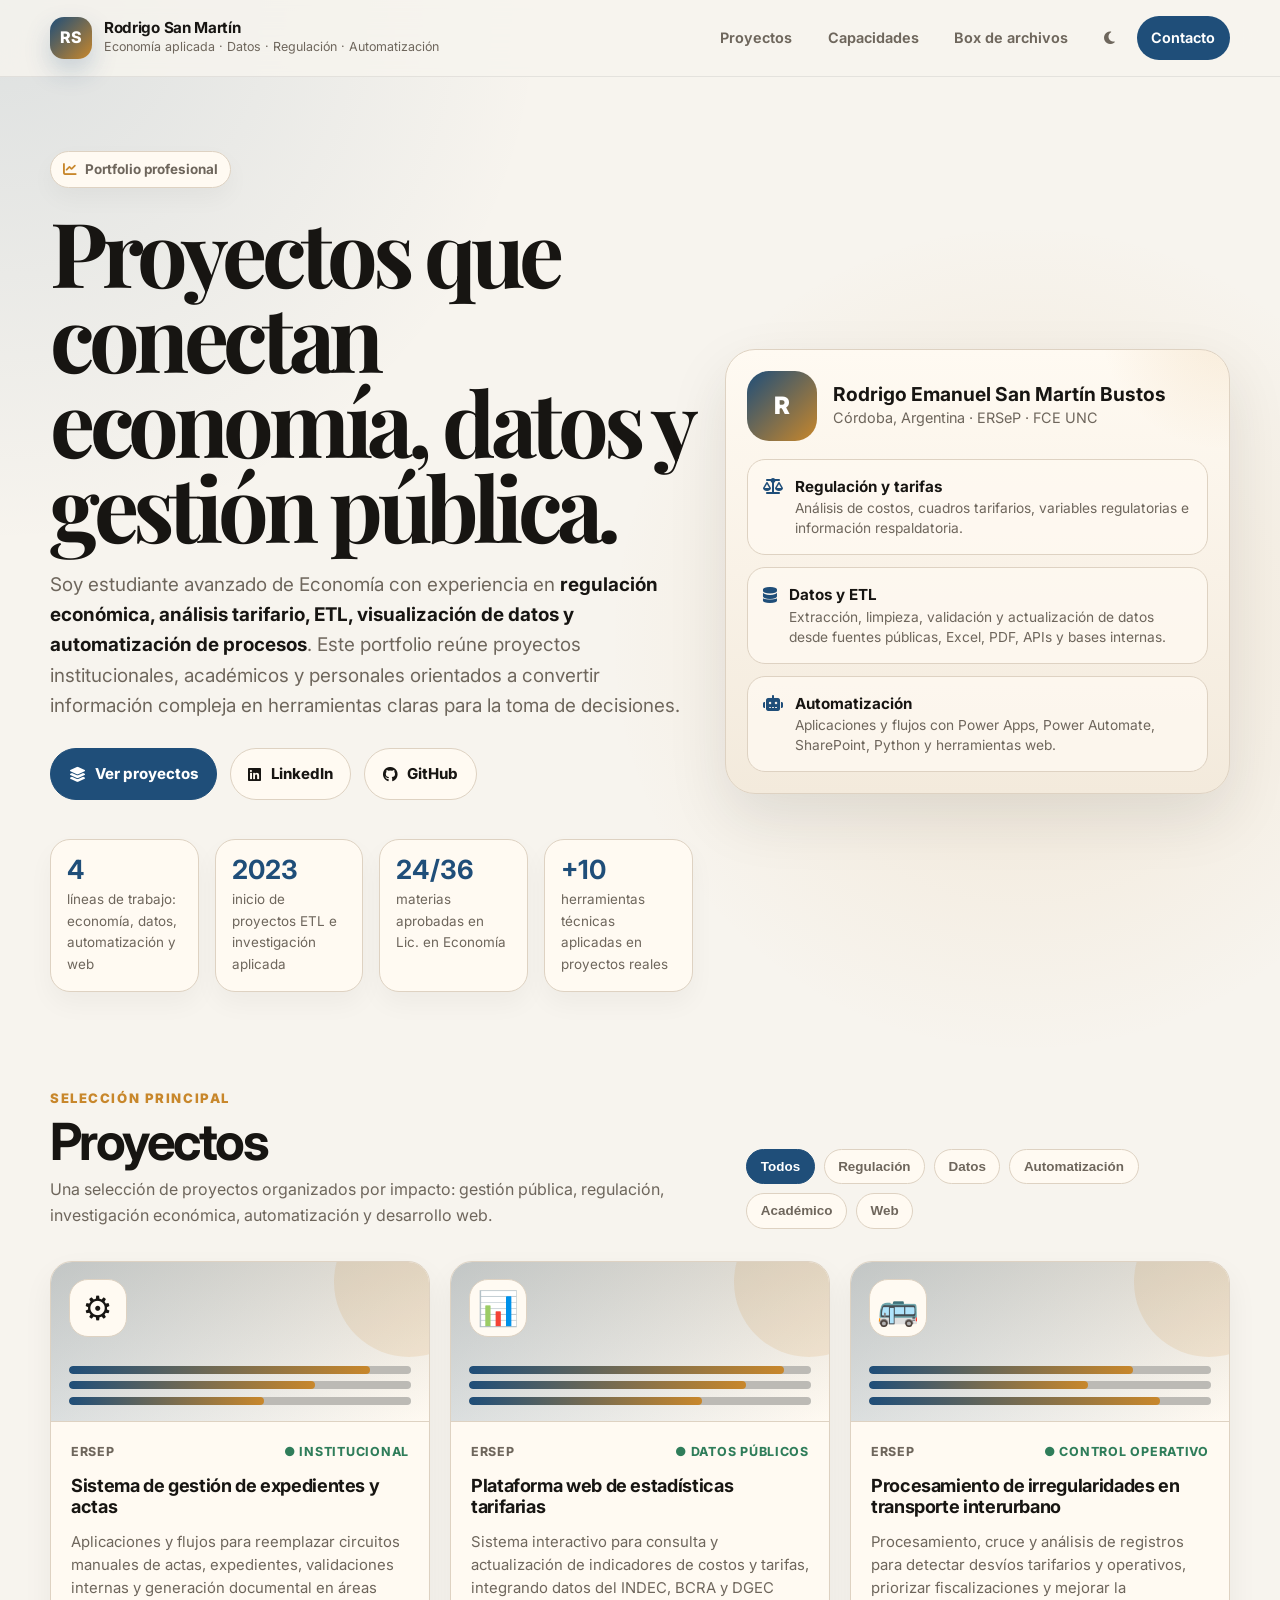
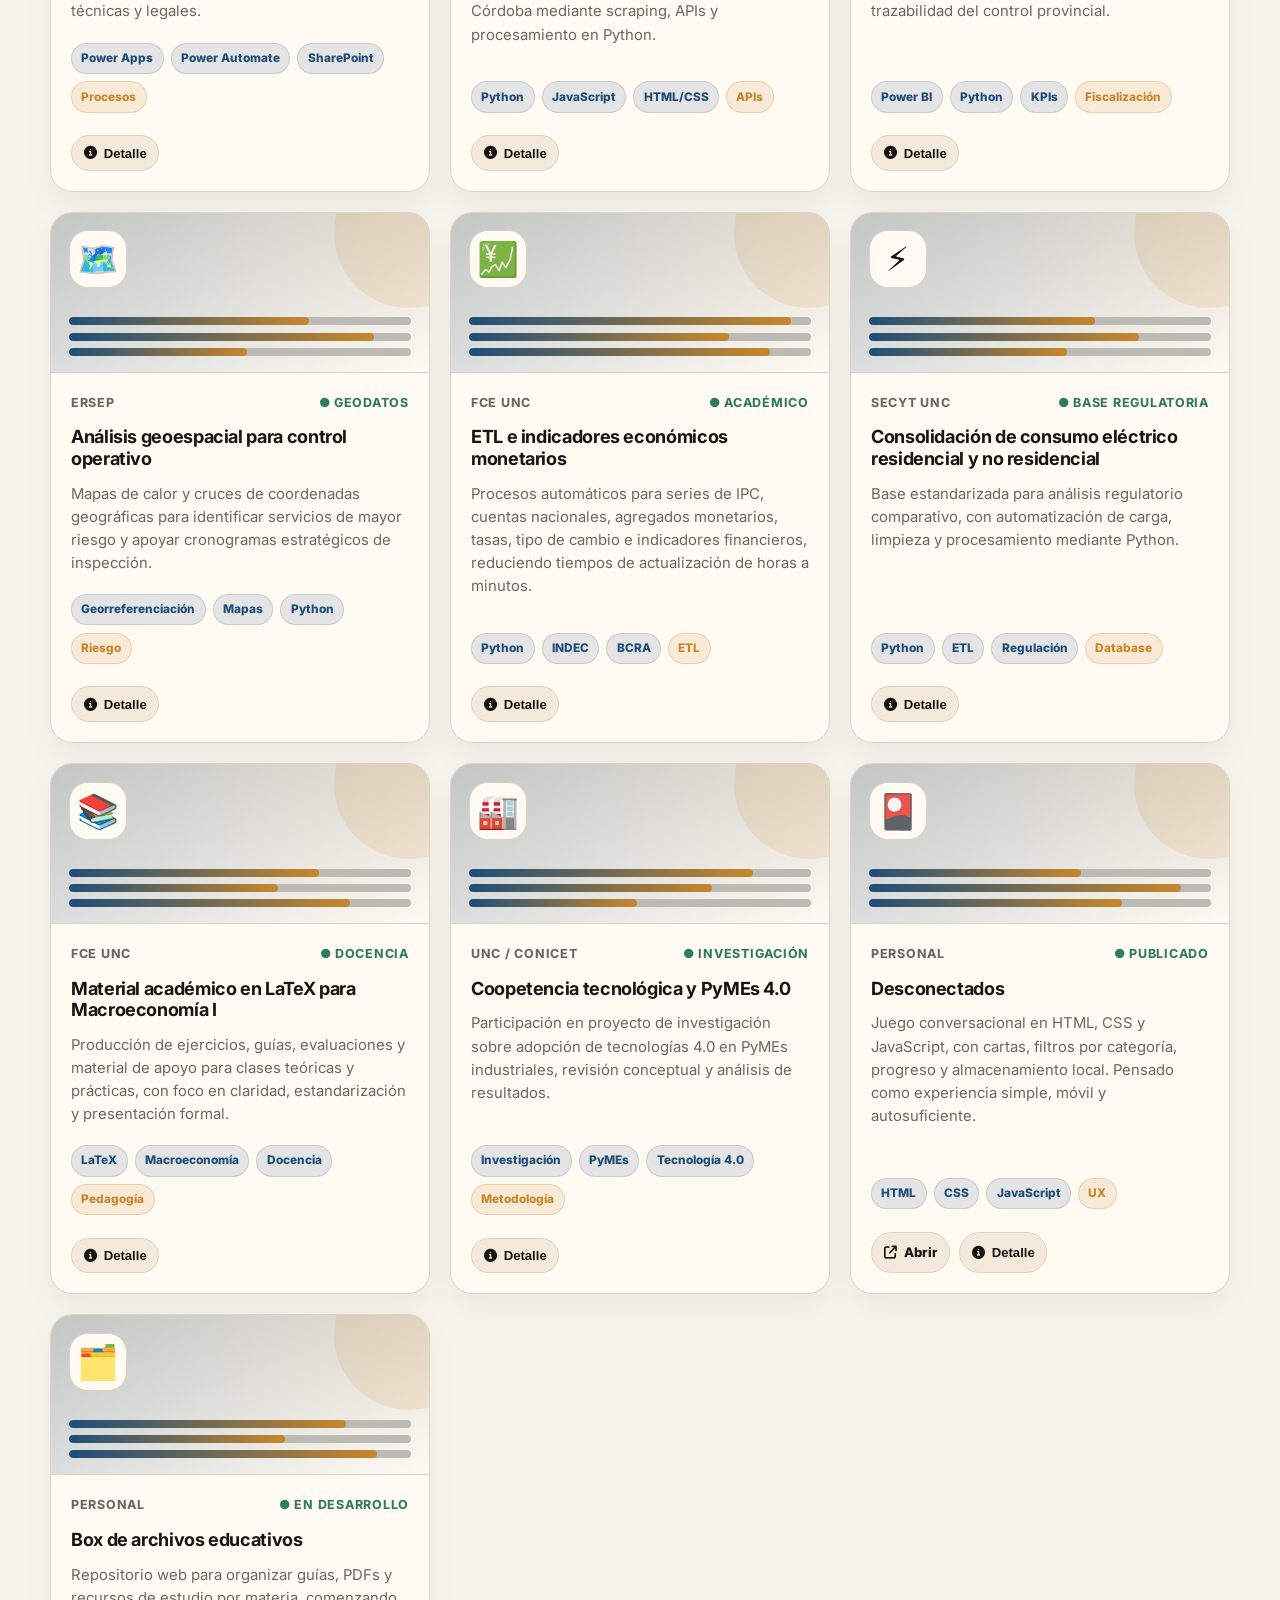
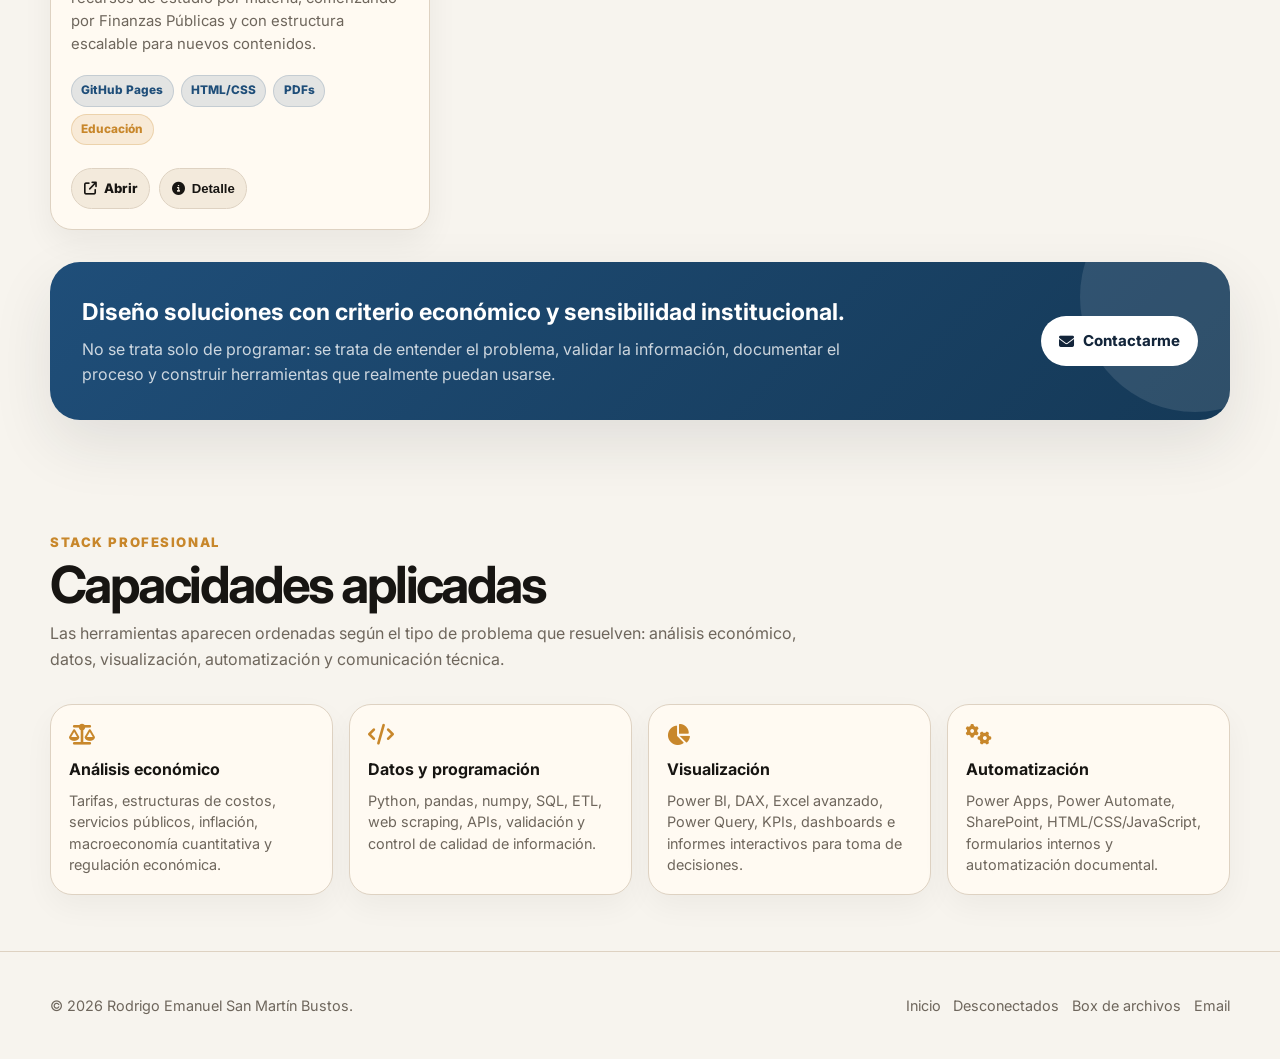
<file: portfolio/portfolio_index.html>
<!DOCTYPE html>
<html lang="es">
<head>
  <meta charset="UTF-8" />
  <meta name="viewport" content="width=device-width, initial-scale=1.0" />
  <title>Rodrigo San Martín | Portfolio</title>
  <meta name="description" content="Portfolio profesional de Rodrigo Emanuel San Martín Bustos: economía aplicada, regulación económica, datos, automatización y proyectos web." />
  <link rel="preconnect" href="https://fonts.googleapis.com">
  <link rel="preconnect" href="https://fonts.gstatic.com" crossorigin>
  <link href="https://fonts.googleapis.com/css2?family=Inter:wght@400;500;600;700;800&family=Playfair+Display:wght@700;800&display=swap" rel="stylesheet">
  <link rel="stylesheet" href="https://cdnjs.cloudflare.com/ajax/libs/font-awesome/6.5.2/css/all.min.css">
  <style>
    :root{
      --bg:#f7f4ee;
      --bg-soft:#efe8dc;
      --surface:#fffaf2;
      --surface-2:#f3eadc;
      --text:#171512;
      --muted:#6e665c;
      --line:#ded2c2;
      --primary:#1f4e79;
      --primary-2:#153957;
      --accent:#c8872b;
      --accent-soft:rgba(200,135,43,.13);
      --blue-soft:rgba(31,78,121,.12);
      --green:#2f7d5a;
      --shadow:0 24px 60px rgba(31,39,51,.10);
      --shadow-card:0 18px 38px rgba(31,39,51,.11);
      --radius-xl:30px;
      --radius-lg:22px;
      --radius-md:16px;
      --max:1180px;
    }

    [data-theme="dark"]{
      --bg:#0f1117;
      --bg-soft:#151925;
      --surface:#171b28;
      --surface-2:#111522;
      --text:#f4efe7;
      --muted:#a9a19a;
      --line:#2a3142;
      --primary:#8ab9ea;
      --primary-2:#b8d6f5;
      --accent:#e2a84b;
      --accent-soft:rgba(226,168,75,.13);
      --blue-soft:rgba(138,185,234,.13);
      --green:#65c493;
      --shadow:0 24px 70px rgba(0,0,0,.34);
      --shadow-card:0 18px 45px rgba(0,0,0,.28);
    }

    *{box-sizing:border-box;margin:0;padding:0}
    html{scroll-behavior:smooth}
    body{
      min-height:100vh;
      background:
        radial-gradient(circle at top left, var(--blue-soft), transparent 34rem),
        radial-gradient(circle at 80% 15%, var(--accent-soft), transparent 26rem),
        var(--bg);
      color:var(--text);
      font-family:Inter, system-ui, -apple-system, BlinkMacSystemFont, "Segoe UI", sans-serif;
      line-height:1.6;
    }

    a{color:inherit;text-decoration:none}
    .container{width:min(var(--max), calc(100% - 40px));margin:0 auto}

    .topbar{
      position:sticky;
      top:0;
      z-index:30;
      border-bottom:1px solid rgba(128,128,128,.16);
      background:color-mix(in srgb, var(--bg) 82%, transparent);
      backdrop-filter:blur(18px);
    }

    .nav{
      height:76px;
      display:flex;
      align-items:center;
      justify-content:space-between;
      gap:1rem;
    }

    .brand{
      display:flex;
      align-items:center;
      gap:.75rem;
      min-width:0;
    }

    .brand-mark{
      width:42px;height:42px;border-radius:14px;
      display:grid;place-items:center;
      background:linear-gradient(135deg,var(--primary),var(--accent));
      color:#fff;
      font-weight:800;
      box-shadow:0 12px 26px rgba(31,78,121,.22);
      flex:0 0 auto;
    }

    .brand-text strong{display:block;font-size:.95rem;letter-spacing:-.02em;line-height:1.15}
    .brand-text span{display:block;font-size:.78rem;color:var(--muted);white-space:nowrap;overflow:hidden;text-overflow:ellipsis;max-width:44vw}

    .nav-links{display:flex;align-items:center;gap:.4rem}
    .nav-links a,.theme-btn{
      border:1px solid transparent;
      color:var(--muted);
      padding:.62rem .86rem;
      border-radius:999px;
      font-size:.9rem;
      font-weight:650;
      background:transparent;
      cursor:pointer;
      transition:.2s ease;
    }
    .nav-links a:hover,.theme-btn:hover{color:var(--text);background:var(--surface);border-color:var(--line)}
    .nav-cta{background:var(--primary)!important;color:#fff!important;border-color:transparent!important}
    .nav-cta:hover{background:var(--primary-2)!important;color:#fff!important;transform:translateY(-1px)}

    .hero{padding:74px 0 40px}
    .hero-grid{display:grid;grid-template-columns:1.12fr .88fr;gap:2rem;align-items:center}
    .eyebrow{
      display:inline-flex;
      align-items:center;
      gap:.55rem;
      padding:.42rem .75rem;
      border:1px solid var(--line);
      border-radius:999px;
      background:var(--surface);
      color:var(--muted);
      font-size:.84rem;
      font-weight:700;
      margin-bottom:1.25rem;
      box-shadow:0 10px 25px rgba(0,0,0,.04);
    }
    .eyebrow i{color:var(--accent)}
    h1{
      font-family:"Playfair Display", Georgia, serif;
      font-size:clamp(2.8rem, 7vw, 5.8rem);
      line-height:.95;
      letter-spacing:-.06em;
      margin-bottom:1.35rem;
    }
    .hero-lead{
      font-size:clamp(1rem, 1.5vw, 1.18rem);
      color:var(--muted);
      max-width:760px;
      margin-bottom:1.7rem;
    }
    .hero-lead strong{color:var(--text)}
    .hero-actions{display:flex;gap:.8rem;flex-wrap:wrap;margin:1.6rem 0 0}

    .btn{
      display:inline-flex;align-items:center;justify-content:center;gap:.6rem;
      border-radius:999px;
      padding:.82rem 1.1rem;
      font-weight:750;
      font-size:.94rem;
      border:1px solid var(--line);
      transition:.2s ease;
    }
    .btn.primary{background:var(--primary);border-color:var(--primary);color:#fff}
    .btn.secondary{background:var(--surface);color:var(--text)}
    .btn:hover{transform:translateY(-2px);box-shadow:var(--shadow-card)}

    .profile-panel{
      background:linear-gradient(180deg, var(--surface), var(--surface-2));
      border:1px solid var(--line);
      border-radius:var(--radius-xl);
      padding:1.3rem;
      box-shadow:var(--shadow);
      position:relative;
      overflow:hidden;
    }
    .profile-panel::before{
      content:"";position:absolute;inset:-35% -25% auto auto;width:260px;height:260px;
      background:radial-gradient(circle,var(--accent-soft),transparent 68%);
      pointer-events:none;
    }
    .panel-top{display:flex;align-items:center;gap:1rem;margin-bottom:1.1rem;position:relative}
    .avatar{
      width:70px;height:70px;border-radius:22px;
      background:linear-gradient(135deg,var(--primary),var(--accent));
      color:#fff;display:grid;place-items:center;
      font-size:1.5rem;font-weight:850;
    }
    .panel-top h2{font-size:1.2rem;line-height:1.15}
    .panel-top p{font-size:.9rem;color:var(--muted)}
    .focus-list{display:grid;gap:.75rem;position:relative}
    .focus-item{background:color-mix(in srgb, var(--surface) 76%, transparent);border:1px solid var(--line);border-radius:18px;padding:.95rem;display:flex;gap:.75rem;align-items:flex-start}
    .focus-item i{color:var(--primary);margin-top:.22rem}
    .focus-item strong{display:block;font-size:.95rem}
    .focus-item span{display:block;color:var(--muted);font-size:.86rem;line-height:1.45}

    .stats{display:grid;grid-template-columns:repeat(4,1fr);gap:1rem;margin:2.4rem 0 0}
    .stat{background:var(--surface);border:1px solid var(--line);border-radius:20px;padding:1rem;box-shadow:0 12px 26px rgba(0,0,0,.04)}
    .stat strong{display:block;color:var(--primary);font-size:1.65rem;line-height:1}
    .stat span{display:block;color:var(--muted);font-size:.84rem;margin-top:.45rem}

    .section{padding:56px 0}
    .section-header{display:flex;justify-content:space-between;gap:2rem;align-items:end;margin-bottom:2rem}
    .section-kicker{color:var(--accent);font-weight:850;font-size:.82rem;text-transform:uppercase;letter-spacing:.12em;margin-bottom:.4rem}
    .section h2{font-size:clamp(2rem,4vw,3.2rem);line-height:1;letter-spacing:-.05em;margin-bottom:.65rem}
    .section p.section-subtitle{color:var(--muted);max-width:780px}

    .filters{display:flex;gap:.55rem;flex-wrap:wrap}
    .filter-btn{
      border:1px solid var(--line);background:var(--surface);color:var(--muted);
      border-radius:999px;padding:.58rem .85rem;font-weight:800;font-size:.84rem;cursor:pointer;transition:.2s ease;
    }
    .filter-btn.active,.filter-btn:hover{background:var(--primary);border-color:var(--primary);color:#fff}

    .projects-grid{display:grid;grid-template-columns:repeat(3,1fr);gap:1.25rem}
    .project-card{
      background:var(--surface);
      border:1px solid var(--line);
      border-radius:var(--radius-lg);
      overflow:hidden;
      box-shadow:0 13px 31px rgba(0,0,0,.055);
      transition:.25s ease;
      display:flex;
      flex-direction:column;
      min-height:100%;
    }
    .project-card:hover{transform:translateY(-8px);box-shadow:var(--shadow-card);border-color:color-mix(in srgb,var(--primary) 40%,var(--line))}
    .project-visual{
      min-height:160px;
      padding:1.1rem;
      background:
        linear-gradient(135deg, color-mix(in srgb,var(--primary) 23%, transparent), transparent),
        linear-gradient(180deg, var(--surface-2), var(--surface));
      border-bottom:1px solid var(--line);
      position:relative;
      overflow:hidden;
    }
    .project-visual::after{
      content:"";position:absolute;right:-55px;top:-55px;width:150px;height:150px;border-radius:50%;
      background:var(--accent-soft);
    }
    .project-icon{font-size:2.1rem;width:58px;height:58px;border-radius:19px;background:var(--surface);display:grid;place-items:center;border:1px solid var(--line);position:relative;z-index:1}
    .project-mini{
      position:absolute;left:1.1rem;right:1.1rem;bottom:1rem;z-index:1;
      display:grid;gap:.45rem;
    }
    .mini-row{height:8px;border-radius:999px;background:color-mix(in srgb,var(--primary) 18%, var(--line));overflow:hidden}
    .mini-row span{display:block;height:100%;background:linear-gradient(90deg,var(--primary),var(--accent));border-radius:inherit}
    .project-body{padding:1.25rem;display:flex;flex-direction:column;gap:.85rem;flex:1}
    .project-meta{display:flex;align-items:center;justify-content:space-between;gap:.75rem;color:var(--muted);font-size:.78rem;font-weight:750;text-transform:uppercase;letter-spacing:.06em}
    .status{display:inline-flex;align-items:center;gap:.35rem;color:var(--green)}
    .project-card h3{font-size:1.13rem;line-height:1.18;letter-spacing:-.02em}
    .project-card p{color:var(--muted);font-size:.93rem;line-height:1.55}
    .project-tags{display:flex;gap:.45rem;flex-wrap:wrap;margin-top:auto;padding-top:.35rem}
    .tag{font-size:.74rem;font-weight:800;border-radius:999px;padding:.33rem .58rem;background:var(--blue-soft);color:var(--primary);border:1px solid color-mix(in srgb,var(--primary) 16%,transparent)}
    .tag.gold{background:var(--accent-soft);color:var(--accent);border-color:color-mix(in srgb,var(--accent) 25%,transparent)}
    .project-actions{display:flex;gap:.55rem;flex-wrap:wrap;margin-top:.55rem}
    .project-actions a,.project-actions button{
      display:inline-flex;align-items:center;gap:.45rem;
      border:1px solid var(--line);background:var(--surface-2);color:var(--text);
      padding:.58rem .72rem;border-radius:999px;font-size:.82rem;font-weight:800;cursor:pointer;
      transition:.2s ease;
    }
    .project-actions a:hover,.project-actions button:hover{background:var(--primary);color:#fff;border-color:var(--primary)}

    .callout{
      margin-top:2rem;
      background:linear-gradient(135deg, var(--primary), var(--primary-2));
      color:#fff;
      border-radius:var(--radius-xl);
      padding:2rem;
      display:grid;
      grid-template-columns:1fr auto;
      gap:1rem;
      align-items:center;
      box-shadow:var(--shadow);
      overflow:hidden;
      position:relative;
    }
    .callout::after{content:"";position:absolute;right:-80px;top:-80px;width:230px;height:230px;background:rgba(255,255,255,.11);border-radius:50%}
    .callout h3{font-size:1.45rem;margin-bottom:.35rem}
    .callout p{color:rgba(255,255,255,.78);max-width:770px}
    .callout .btn{background:#fff;color:#13253a;border:0;position:relative;z-index:1}

    .skills-strip{display:grid;grid-template-columns:repeat(4,1fr);gap:1rem}
    .skill-box{background:var(--surface);border:1px solid var(--line);border-radius:var(--radius-lg);padding:1.15rem;box-shadow:0 12px 30px rgba(0,0,0,.045)}
    .skill-box i{color:var(--accent);font-size:1.3rem;margin-bottom:.8rem}
    .skill-box h3{font-size:1rem;margin-bottom:.45rem}
    .skill-box p{color:var(--muted);font-size:.9rem;line-height:1.48}

    footer{padding:42px 0;border-top:1px solid var(--line);color:var(--muted);font-size:.9rem}
    .footer-row{display:flex;justify-content:space-between;gap:1rem;align-items:center;flex-wrap:wrap}
    .footer-links{display:flex;gap:.8rem;flex-wrap:wrap}
    .footer-links a:hover{color:var(--primary)}

    .modal{
      position:fixed;inset:0;background:rgba(0,0,0,.55);z-index:60;
      display:none;align-items:center;justify-content:center;padding:22px;
    }
    .modal.open{display:flex}
    .modal-card{width:min(740px,100%);max-height:88vh;overflow:auto;background:var(--surface);border:1px solid var(--line);border-radius:26px;box-shadow:var(--shadow);padding:1.35rem}
    .modal-top{display:flex;justify-content:space-between;gap:1rem;align-items:flex-start;margin-bottom:.9rem}
    .modal-top h3{font-size:1.5rem;line-height:1.15}
    .close{width:42px;height:42px;border-radius:50%;border:1px solid var(--line);background:var(--surface-2);color:var(--text);cursor:pointer;font-size:1rem}
    .modal-card p{color:var(--muted);margin:.75rem 0}
    .modal-card ul{margin:1rem 0 0 1.25rem;color:var(--muted)}
    .modal-card li{margin:.35rem 0}

    @media (max-width:980px){
      .hero-grid{grid-template-columns:1fr}
      .stats,.skills-strip{grid-template-columns:repeat(2,1fr)}
      .projects-grid{grid-template-columns:repeat(2,1fr)}
      .section-header{align-items:flex-start;flex-direction:column}
    }
    @media (max-width:720px){
      .container{width:min(100% - 28px,var(--max))}
      .nav{height:auto;padding:.8rem 0;align-items:flex-start}
      .nav-links{gap:.25rem;justify-content:flex-end;flex-wrap:wrap}
      .nav-links a{display:none}
      .nav-links .nav-cta{display:inline-flex}
      .brand-text span{max-width:58vw}
      .hero{padding:44px 0 24px}
      .stats,.skills-strip,.projects-grid{grid-template-columns:1fr}
      .callout{grid-template-columns:1fr}
      .project-visual{min-height:145px}
    }
  </style>
</head>
<body>
  <header class="topbar">
    <div class="container nav">
      <a class="brand" href="../index.html" aria-label="Volver al inicio">
        <div class="brand-mark">RS</div>
        <div class="brand-text">
          <strong>Rodrigo San Martín</strong>
          <span>Economía aplicada · Datos · Regulación · Automatización</span>
        </div>
      </a>
      <nav class="nav-links" aria-label="Navegación principal">
        <a href="#proyectos">Proyectos</a>
        <a href="#capacidades">Capacidades</a>
        <a href="../box-archivos/">Box de archivos</a>
        <button class="theme-btn" type="button" id="themeToggle" aria-label="Cambiar tema"><i class="fa-solid fa-moon"></i></button>
        <a class="nav-cta" href="mailto:rodrigobustos2003@gmail.com">Contacto</a>
      </nav>
    </div>
  </header>

  <main>
    <section class="hero">
      <div class="container hero-grid">
        <div>
          <div class="eyebrow"><i class="fa-solid fa-chart-line"></i> Portfolio profesional</div>
          <h1>Proyectos que conectan economía, datos y gestión pública.</h1>
          <p class="hero-lead">
            Soy estudiante avanzado de Economía con experiencia en <strong>regulación económica, análisis tarifario, ETL, visualización de datos y automatización de procesos</strong>. Este portfolio reúne proyectos institucionales, académicos y personales orientados a convertir información compleja en herramientas claras para la toma de decisiones.
          </p>
          <div class="hero-actions">
            <a class="btn primary" href="#proyectos"><i class="fa-solid fa-layer-group"></i> Ver proyectos</a>
            <a class="btn secondary" href="https://www.linkedin.com/in/rodrigo-san-martin-106027296/" target="_blank" rel="noopener"><i class="fa-brands fa-linkedin"></i> LinkedIn</a>
            <a class="btn secondary" href="https://github.com/rodri-bustoxx" target="_blank" rel="noopener"><i class="fa-brands fa-github"></i> GitHub</a>
          </div>
          <div class="stats" aria-label="Indicadores de perfil">
            <div class="stat"><strong>4</strong><span>líneas de trabajo: economía, datos, automatización y web</span></div>
            <div class="stat"><strong>2023</strong><span>inicio de proyectos ETL e investigación aplicada</span></div>
            <div class="stat"><strong>24/36</strong><span>materias aprobadas en Lic. en Economía</span></div>
            <div class="stat"><strong>+10</strong><span>herramientas técnicas aplicadas en proyectos reales</span></div>
          </div>
        </div>

        <aside class="profile-panel" aria-label="Resumen profesional">
          <div class="panel-top">
            <div class="avatar">R</div>
            <div>
              <h2>Rodrigo Emanuel San Martín Bustos</h2>
              <p>Córdoba, Argentina · ERSeP · FCE UNC</p>
            </div>
          </div>
          <div class="focus-list">
            <div class="focus-item"><i class="fa-solid fa-scale-balanced"></i><div><strong>Regulación y tarifas</strong><span>Análisis de costos, cuadros tarifarios, variables regulatorias e información respaldatoria.</span></div></div>
            <div class="focus-item"><i class="fa-solid fa-database"></i><div><strong>Datos y ETL</strong><span>Extracción, limpieza, validación y actualización de datos desde fuentes públicas, Excel, PDF, APIs y bases internas.</span></div></div>
            <div class="focus-item"><i class="fa-solid fa-robot"></i><div><strong>Automatización</strong><span>Aplicaciones y flujos con Power Apps, Power Automate, SharePoint, Python y herramientas web.</span></div></div>
          </div>
        </aside>
      </div>
    </section>

    <section class="section" id="proyectos">
      <div class="container">
        <div class="section-header">
          <div>
            <div class="section-kicker">Selección principal</div>
            <h2>Proyectos</h2>
            <p class="section-subtitle">Una selección de proyectos organizados por impacto: gestión pública, regulación, investigación económica, automatización y desarrollo web.</p>
          </div>
          <div class="filters" role="group" aria-label="Filtrar proyectos">
            <button class="filter-btn active" data-filter="all" type="button">Todos</button>
            <button class="filter-btn" data-filter="regulacion" type="button">Regulación</button>
            <button class="filter-btn" data-filter="datos" type="button">Datos</button>
            <button class="filter-btn" data-filter="automatizacion" type="button">Automatización</button>
            <button class="filter-btn" data-filter="academico" type="button">Académico</button>
            <button class="filter-btn" data-filter="web" type="button">Web</button>
          </div>
        </div>

        <div class="projects-grid">
          <article class="project-card" data-category="regulacion automatizacion datos">
            <div class="project-visual">
              <div class="project-icon">⚙️</div>
              <div class="project-mini"><div class="mini-row"><span style="width:88%"></span></div><div class="mini-row"><span style="width:72%"></span></div><div class="mini-row"><span style="width:57%"></span></div></div>
            </div>
            <div class="project-body">
              <div class="project-meta"><span>ERSeP</span><span class="status">● Institucional</span></div>
              <h3>Sistema de gestión de expedientes y actas</h3>
              <p>Aplicaciones y flujos para reemplazar circuitos manuales de actas, expedientes, validaciones internas y generación documental en áreas técnicas y legales.</p>
              <div class="project-tags"><span class="tag">Power Apps</span><span class="tag">Power Automate</span><span class="tag">SharePoint</span><span class="tag gold">Procesos</span></div>
              <div class="project-actions"><button type="button" data-modal="expedientes"><i class="fa-solid fa-circle-info"></i> Detalle</button></div>
            </div>
          </article>

          <article class="project-card" data-category="regulacion datos web">
            <div class="project-visual">
              <div class="project-icon">📊</div>
              <div class="project-mini"><div class="mini-row"><span style="width:92%"></span></div><div class="mini-row"><span style="width:81%"></span></div><div class="mini-row"><span style="width:68%"></span></div></div>
            </div>
            <div class="project-body">
              <div class="project-meta"><span>ERSeP</span><span class="status">● Datos públicos</span></div>
              <h3>Plataforma web de estadísticas tarifarias</h3>
              <p>Sistema interactivo para consulta y actualización de indicadores de costos y tarifas, integrando datos del INDEC, BCRA y DGEC Córdoba mediante scraping, APIs y procesamiento en Python.</p>
              <div class="project-tags"><span class="tag">Python</span><span class="tag">JavaScript</span><span class="tag">HTML/CSS</span><span class="tag gold">APIs</span></div>
              <div class="project-actions"><button type="button" data-modal="tarifarias"><i class="fa-solid fa-circle-info"></i> Detalle</button></div>
            </div>
          </article>

          <article class="project-card" data-category="regulacion datos">
            <div class="project-visual">
              <div class="project-icon">🚌</div>
              <div class="project-mini"><div class="mini-row"><span style="width:77%"></span></div><div class="mini-row"><span style="width:64%"></span></div><div class="mini-row"><span style="width:85%"></span></div></div>
            </div>
            <div class="project-body">
              <div class="project-meta"><span>ERSeP</span><span class="status">● Control operativo</span></div>
              <h3>Procesamiento de irregularidades en transporte interurbano</h3>
              <p>Procesamiento, cruce y análisis de registros para detectar desvíos tarifarios y operativos, priorizar fiscalizaciones y mejorar la trazabilidad del control provincial.</p>
              <div class="project-tags"><span class="tag">Power BI</span><span class="tag">Python</span><span class="tag">KPIs</span><span class="tag gold">Fiscalización</span></div>
              <div class="project-actions"><button type="button" data-modal="transporte"><i class="fa-solid fa-circle-info"></i> Detalle</button></div>
            </div>
          </article>

          <article class="project-card" data-category="regulacion datos">
            <div class="project-visual">
              <div class="project-icon">🗺️</div>
              <div class="project-mini"><div class="mini-row"><span style="width:70%"></span></div><div class="mini-row"><span style="width:89%"></span></div><div class="mini-row"><span style="width:52%"></span></div></div>
            </div>
            <div class="project-body">
              <div class="project-meta"><span>ERSeP</span><span class="status">● Geodatos</span></div>
              <h3>Análisis geoespacial para control operativo</h3>
              <p>Mapas de calor y cruces de coordenadas geográficas para identificar servicios de mayor riesgo y apoyar cronogramas estratégicos de inspección.</p>
              <div class="project-tags"><span class="tag">Georreferenciación</span><span class="tag">Mapas</span><span class="tag">Python</span><span class="tag gold">Riesgo</span></div>
              <div class="project-actions"><button type="button" data-modal="geoespacial"><i class="fa-solid fa-circle-info"></i> Detalle</button></div>
            </div>
          </article>

          <article class="project-card" data-category="academico datos web">
            <div class="project-visual">
              <div class="project-icon">💹</div>
              <div class="project-mini"><div class="mini-row"><span style="width:94%"></span></div><div class="mini-row"><span style="width:76%"></span></div><div class="mini-row"><span style="width:88%"></span></div></div>
            </div>
            <div class="project-body">
              <div class="project-meta"><span>FCE UNC</span><span class="status">● Académico</span></div>
              <h3>ETL e indicadores económicos monetarios</h3>
              <p>Procesos automáticos para series de IPC, cuentas nacionales, agregados monetarios, tasas, tipo de cambio e indicadores financieros, reduciendo tiempos de actualización de horas a minutos.</p>
              <div class="project-tags"><span class="tag">Python</span><span class="tag">INDEC</span><span class="tag">BCRA</span><span class="tag gold">ETL</span></div>
              <div class="project-actions"><button type="button" data-modal="monetaria"><i class="fa-solid fa-circle-info"></i> Detalle</button></div>
            </div>
          </article>

          <article class="project-card" data-category="academico datos">
            <div class="project-visual">
              <div class="project-icon">⚡</div>
              <div class="project-mini"><div class="mini-row"><span style="width:66%"></span></div><div class="mini-row"><span style="width:79%"></span></div><div class="mini-row"><span style="width:58%"></span></div></div>
            </div>
            <div class="project-body">
              <div class="project-meta"><span>SeCyT UNC</span><span class="status">● Base regulatoria</span></div>
              <h3>Consolidación de consumo eléctrico residencial y no residencial</h3>
              <p>Base estandarizada para análisis regulatorio comparativo, con automatización de carga, limpieza y procesamiento mediante Python.</p>
              <div class="project-tags"><span class="tag">Python</span><span class="tag">ETL</span><span class="tag">Regulación</span><span class="tag gold">Database</span></div>
              <div class="project-actions"><button type="button" data-modal="consolidar"><i class="fa-solid fa-circle-info"></i> Detalle</button></div>
            </div>
          </article>

          <article class="project-card" data-category="academico">
            <div class="project-visual">
              <div class="project-icon">📚</div>
              <div class="project-mini"><div class="mini-row"><span style="width:73%"></span></div><div class="mini-row"><span style="width:61%"></span></div><div class="mini-row"><span style="width:82%"></span></div></div>
            </div>
            <div class="project-body">
              <div class="project-meta"><span>FCE UNC</span><span class="status">● Docencia</span></div>
              <h3>Material académico en LaTeX para Macroeconomía I</h3>
              <p>Producción de ejercicios, guías, evaluaciones y material de apoyo para clases teóricas y prácticas, con foco en claridad, estandarización y presentación formal.</p>
              <div class="project-tags"><span class="tag">LaTeX</span><span class="tag">Macroeconomía</span><span class="tag">Docencia</span><span class="tag gold">Pedagogía</span></div>
              <div class="project-actions"><button type="button" data-modal="latex"><i class="fa-solid fa-circle-info"></i> Detalle</button></div>
            </div>
          </article>

          <article class="project-card" data-category="academico datos">
            <div class="project-visual">
              <div class="project-icon">🏭</div>
              <div class="project-mini"><div class="mini-row"><span style="width:83%"></span></div><div class="mini-row"><span style="width:71%"></span></div><div class="mini-row"><span style="width:49%"></span></div></div>
            </div>
            <div class="project-body">
              <div class="project-meta"><span>UNC / CONICET</span><span class="status">● Investigación</span></div>
              <h3>Coopetencia tecnológica y PyMEs 4.0</h3>
              <p>Participación en proyecto de investigación sobre adopción de tecnologías 4.0 en PyMEs industriales, revisión conceptual y análisis de resultados.</p>
              <div class="project-tags"><span class="tag">Investigación</span><span class="tag">PyMEs</span><span class="tag">Tecnología 4.0</span><span class="tag gold">Metodología</span></div>
              <div class="project-actions"><button type="button" data-modal="coopetencia"><i class="fa-solid fa-circle-info"></i> Detalle</button></div>
            </div>
          </article>

          <article class="project-card" data-category="web">
            <div class="project-visual">
              <div class="project-icon">🎴</div>
              <div class="project-mini"><div class="mini-row"><span style="width:62%"></span></div><div class="mini-row"><span style="width:91%"></span></div><div class="mini-row"><span style="width:74%"></span></div></div>
            </div>
            <div class="project-body">
              <div class="project-meta"><span>Personal</span><span class="status">● Publicado</span></div>
              <h3>Desconectados</h3>
              <p>Juego conversacional en HTML, CSS y JavaScript, con cartas, filtros por categoría, progreso y almacenamiento local. Pensado como experiencia simple, móvil y autosuficiente.</p>
              <div class="project-tags"><span class="tag">HTML</span><span class="tag">CSS</span><span class="tag">JavaScript</span><span class="tag gold">UX</span></div>
              <div class="project-actions"><a href="../DESCONECTADOS.html"><i class="fa-solid fa-arrow-up-right-from-square"></i> Abrir</a><button type="button" data-modal="desconectados"><i class="fa-solid fa-circle-info"></i> Detalle</button></div>
            </div>
          </article>

          <article class="project-card" data-category="web academico">
            <div class="project-visual">
              <div class="project-icon">🗂️</div>
              <div class="project-mini"><div class="mini-row"><span style="width:81%"></span></div><div class="mini-row"><span style="width:63%"></span></div><div class="mini-row"><span style="width:90%"></span></div></div>
            </div>
            <div class="project-body">
              <div class="project-meta"><span>Personal</span><span class="status">● En desarrollo</span></div>
              <h3>Box de archivos educativos</h3>
              <p>Repositorio web para organizar guías, PDFs y recursos de estudio por materia, comenzando por Finanzas Públicas y con estructura escalable para nuevos contenidos.</p>
              <div class="project-tags"><span class="tag">GitHub Pages</span><span class="tag">HTML/CSS</span><span class="tag">PDFs</span><span class="tag gold">Educación</span></div>
              <div class="project-actions"><a href="../box-archivos/"><i class="fa-solid fa-arrow-up-right-from-square"></i> Abrir</a><button type="button" data-modal="box"><i class="fa-solid fa-circle-info"></i> Detalle</button></div>
            </div>
          </article>
        </div>

        <div class="callout">
          <div>
            <h3>Diseño soluciones con criterio económico y sensibilidad institucional.</h3>
            <p>No se trata solo de programar: se trata de entender el problema, validar la información, documentar el proceso y construir herramientas que realmente puedan usarse.</p>
          </div>
          <a class="btn" href="mailto:rodrigobustos2003@gmail.com"><i class="fa-solid fa-envelope"></i> Contactarme</a>
        </div>
      </div>
    </section>

    <section class="section" id="capacidades">
      <div class="container">
        <div class="section-header">
          <div>
            <div class="section-kicker">Stack profesional</div>
            <h2>Capacidades aplicadas</h2>
            <p class="section-subtitle">Las herramientas aparecen ordenadas según el tipo de problema que resuelven: análisis económico, datos, visualización, automatización y comunicación técnica.</p>
          </div>
        </div>
        <div class="skills-strip">
          <div class="skill-box"><i class="fa-solid fa-scale-balanced"></i><h3>Análisis económico</h3><p>Tarifas, estructuras de costos, servicios públicos, inflación, macroeconomía cuantitativa y regulación económica.</p></div>
          <div class="skill-box"><i class="fa-solid fa-code"></i><h3>Datos y programación</h3><p>Python, pandas, numpy, SQL, ETL, web scraping, APIs, validación y control de calidad de información.</p></div>
          <div class="skill-box"><i class="fa-solid fa-chart-pie"></i><h3>Visualización</h3><p>Power BI, DAX, Excel avanzado, Power Query, KPIs, dashboards e informes interactivos para toma de decisiones.</p></div>
          <div class="skill-box"><i class="fa-solid fa-gears"></i><h3>Automatización</h3><p>Power Apps, Power Automate, SharePoint, HTML/CSS/JavaScript, formularios internos y automatización documental.</p></div>
        </div>
      </div>
    </section>
  </main>

  <footer>
    <div class="container footer-row">
      <span>© 2026 Rodrigo Emanuel San Martín Bustos.</span>
      <div class="footer-links">
        <a href="../index.html">Inicio</a>
        <a href="../DESCONECTADOS.html">Desconectados</a>
        <a href="../box-archivos/">Box de archivos</a>
        <a href="mailto:rodrigobustos2003@gmail.com">Email</a>
      </div>
    </div>
  </footer>

  <div class="modal" id="detailModal" aria-hidden="true">
    <div class="modal-card" role="dialog" aria-modal="true" aria-labelledby="modalTitle">
      <div class="modal-top">
        <div>
          <h3 id="modalTitle">Proyecto</h3>
          <p id="modalSubtitle"></p>
        </div>
        <button class="close" type="button" id="closeModal" aria-label="Cerrar"><i class="fa-solid fa-xmark"></i></button>
      </div>
      <p id="modalText"></p>
      <ul id="modalList"></ul>
    </div>
  </div>

  <script>
    const html = document.documentElement;
    const themeToggle = document.getElementById('themeToggle');
    const savedTheme = localStorage.getItem('portfolio-theme');
    if(savedTheme){ html.setAttribute('data-theme', savedTheme); }
    themeToggle.addEventListener('click', () => {
      const next = html.getAttribute('data-theme') === 'dark' ? 'light' : 'dark';
      if(next === 'light') html.removeAttribute('data-theme'); else html.setAttribute('data-theme', 'dark');
      localStorage.setItem('portfolio-theme', next === 'dark' ? 'dark' : 'light');
      themeToggle.innerHTML = next === 'dark' ? '<i class="fa-solid fa-sun"></i>' : '<i class="fa-solid fa-moon"></i>';
    });
    if(html.getAttribute('data-theme') === 'dark') themeToggle.innerHTML = '<i class="fa-solid fa-sun"></i>';

    const filterButtons = document.querySelectorAll('.filter-btn');
    const cards = document.querySelectorAll('.project-card');
    filterButtons.forEach(btn => {
      btn.addEventListener('click', () => {
        filterButtons.forEach(b => b.classList.remove('active'));
        btn.classList.add('active');
        const filter = btn.dataset.filter;
        cards.forEach(card => {
          const visible = filter === 'all' || card.dataset.category.includes(filter);
          card.style.display = visible ? 'flex' : 'none';
        });
      });
    });

    const details = {
      expedientes:{title:'Sistema de gestión de expedientes y actas',subtitle:'Power Apps · Power Automate · SharePoint · Procesos regulatorios',text:'Proyecto orientado a reemplazar procedimientos manuales por una solución digital trazable para gestión de actas, expedientes y validaciones internas.',items:['Modelado de listas y estados de proceso en SharePoint.','Aplicaciones internas con validaciones, filtros y reglas de negocio.','Automatización documental y circuitos técnicos-legales.','Mejora de trazabilidad, control y reducción de tareas repetitivas.']},
      tarifarias:{title:'Plataforma web de estadísticas tarifarias',subtitle:'Python · JavaScript · HTML/CSS · APIs · Scraping',text:'Herramienta de consulta y actualización de indicadores económicos y tarifarios para análisis regulatorio.',items:['Integración de fuentes como INDEC, BCRA y DGEC Córdoba.','Actualización de datos mediante rutinas ETL.','Interfaz web para consulta y difusión interna.','Enfoque en reproducibilidad, consistencia y acceso rápido a indicadores.']},
      transporte:{title:'Procesamiento de irregularidades en transporte interurbano',subtitle:'Power BI · Python · KPIs · Control operativo',text:'Análisis de registros operativos y tarifarios para asistir tareas de fiscalización y priorización de controles.',items:['Cruce de bases y validación de consistencia.','Identificación de desvíos y patrones de riesgo.','Tableros e informes para seguimiento operativo.','Mejora de trazabilidad para decisiones de control.']},
      geoespacial:{title:'Análisis geoespacial para control operativo',subtitle:'Mapas de calor · Coordenadas · Fiscalización',text:'Uso de información geográfica para priorizar inspecciones y comprender patrones territoriales de riesgo.',items:['Cruce de coordenadas y ubicación de servicios.','Mapas de calor para concentración de eventos.','Criterios técnicos para definir cronogramas de inspección.','Apoyo visual para gestión y comunicación interna.']},
      monetaria:{title:'ETL e indicadores económicos monetarios',subtitle:'FCE UNC · Python · INDEC · BCRA · DGEC Córdoba',text:'Automatización de series económicas para investigación y análisis monetario, con foco en actualización rápida y trazable.',items:['Series de IPC, cuentas nacionales, agregados monetarios y tasas.','Procesos de limpieza, normalización y validación.','Reducción de tiempos de actualización de horas a minutos.','Soporte para investigación académica y visualización de coyuntura.']},
      consolidar:{title:'Consolidación de consumo eléctrico',subtitle:'SeCyT UNC · Python · ETL · Regulación',text:'Base de datos orientada a análisis regulatorio comparativo de consumo eléctrico residencial y no residencial.',items:['Estandarización de bases heterogéneas.','Automatización de carga y limpieza.','Mejora de consistencia y reproducibilidad.','Soporte para análisis regulatorio aplicado.']},
      latex:{title:'Material académico en LaTeX',subtitle:'Macroeconomía I · FCE UNC',text:'Producción y estandarización de material pedagógico para clases teóricas y prácticas.',items:['Guías, ejercicios y evaluaciones.','Formato claro y profesional con LaTeX.','Apoyo al seguimiento académico.','Mejora en presentación y consistencia del material.']},
      coopetencia:{title:'Coopetencia tecnológica y PyMEs 4.0',subtitle:'UNC / CONICET · Investigación aplicada',text:'Participación en proyecto de investigación sobre adopción de tecnologías 4.0 en PyMEs industriales.',items:['Revisión conceptual y metodológica.','Análisis de adopción tecnológica.','Discusión de resultados en marco académico.','Contribución a investigación aplicada.']},
      desconectados:{title:'Desconectados',subtitle:'HTML · CSS · JavaScript · UX móvil',text:'Juego conversacional autosuficiente, diseñado para funcionar como experiencia simple desde una página web estática.',items:['Cartas aleatorias y filtros por categoría.','Estado persistente con localStorage.','Diseño mobile-first.','Experiencia personal, ligera y sin backend.']},
      box:{title:'Box de archivos educativos',subtitle:'GitHub Pages · PDFs · Organización académica',text:'Sección educativa para compartir guías, documentos y materiales de estudio de manera abierta y ordenada.',items:['Estructura escalable por materia.','Primera sección: Finanzas Públicas.','Acceso directo a PDFs y guías.','Diseño pensado para estudiantes y consulta rápida.']}
    };

    const modal = document.getElementById('detailModal');
    const modalTitle = document.getElementById('modalTitle');
    const modalSubtitle = document.getElementById('modalSubtitle');
    const modalText = document.getElementById('modalText');
    const modalList = document.getElementById('modalList');
    document.querySelectorAll('[data-modal]').forEach(btn => {
      btn.addEventListener('click', () => {
        const data = details[btn.dataset.modal];
        if(!data) return;
        modalTitle.textContent = data.title;
        modalSubtitle.textContent = data.subtitle;
        modalText.textContent = data.text;
        modalList.innerHTML = data.items.map(item => `<li>${item}</li>`).join('');
        modal.classList.add('open');
        modal.setAttribute('aria-hidden','false');
      });
    });
    document.getElementById('closeModal').addEventListener('click', closeModal);
    modal.addEventListener('click', e => { if(e.target === modal) closeModal(); });
    document.addEventListener('keydown', e => { if(e.key === 'Escape') closeModal(); });
    function closeModal(){ modal.classList.remove('open'); modal.setAttribute('aria-hidden','true'); }
  </script>
</body>
</html>
</file>
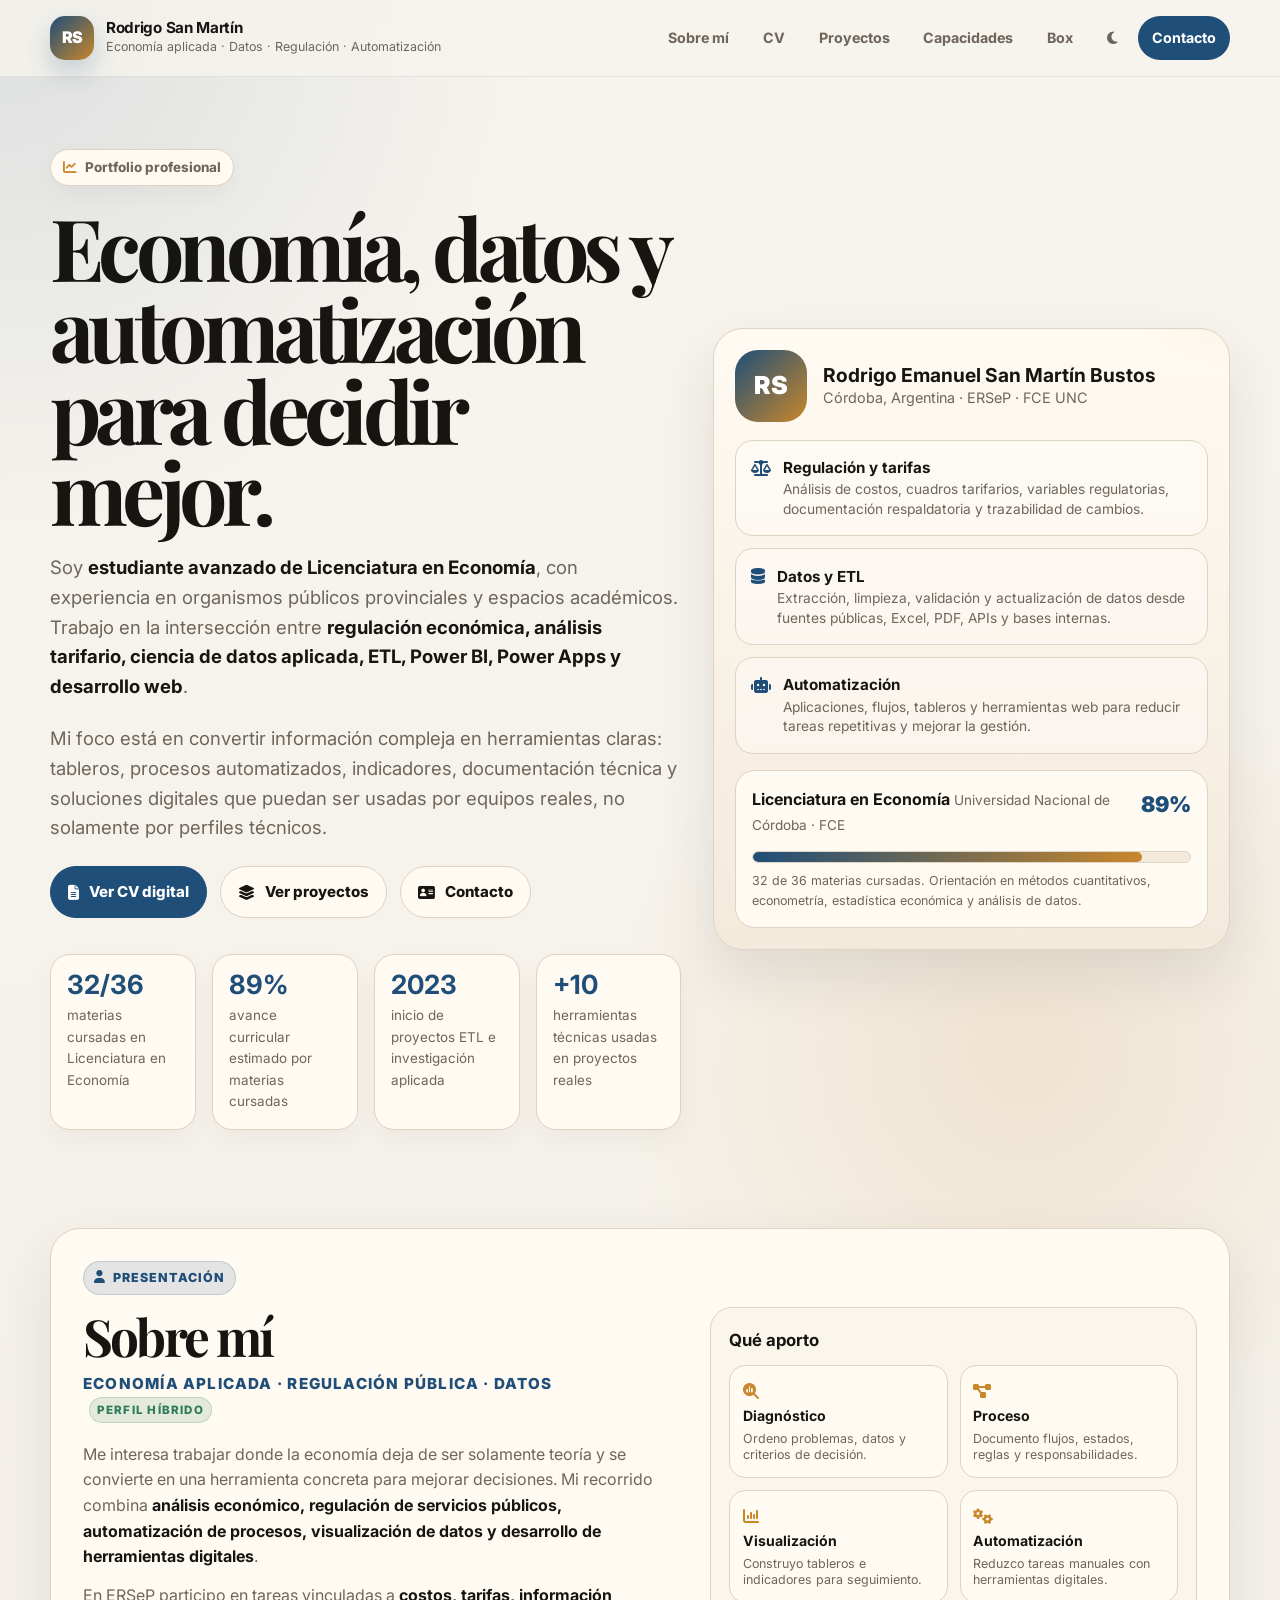
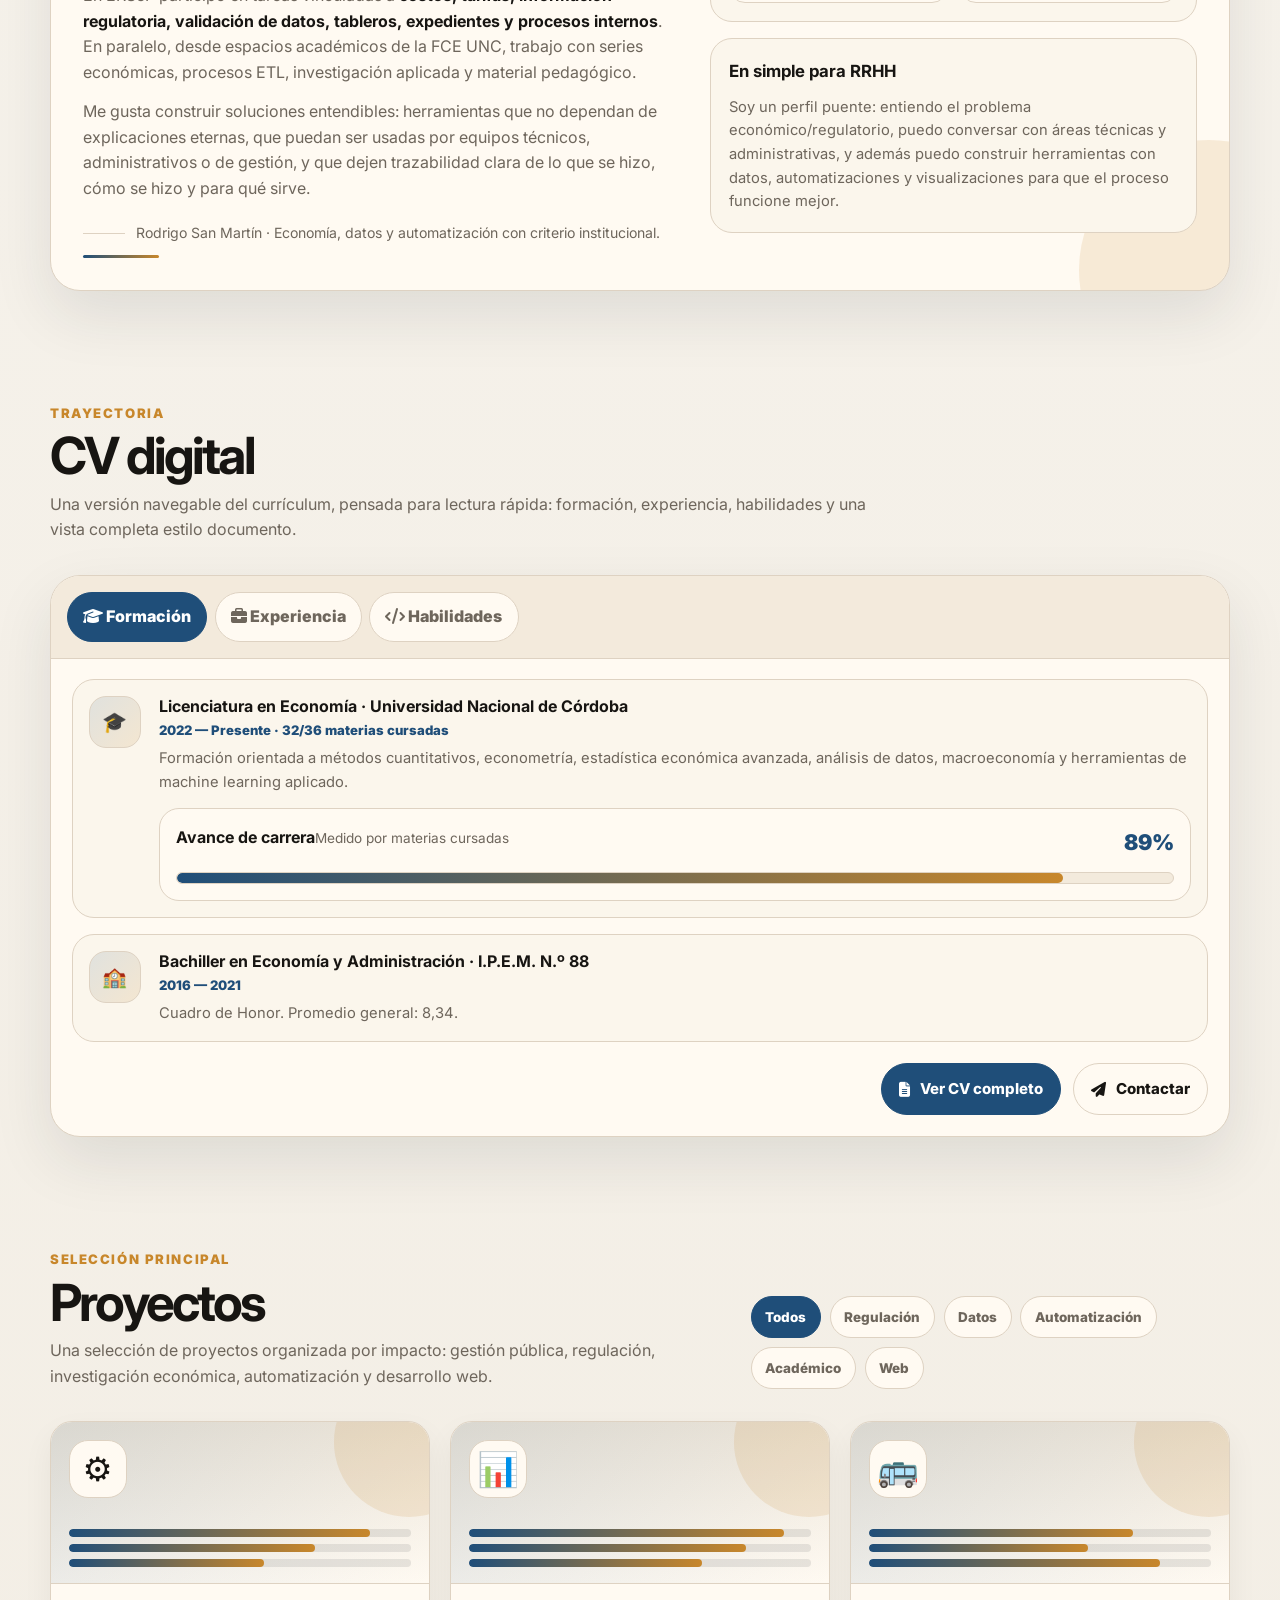
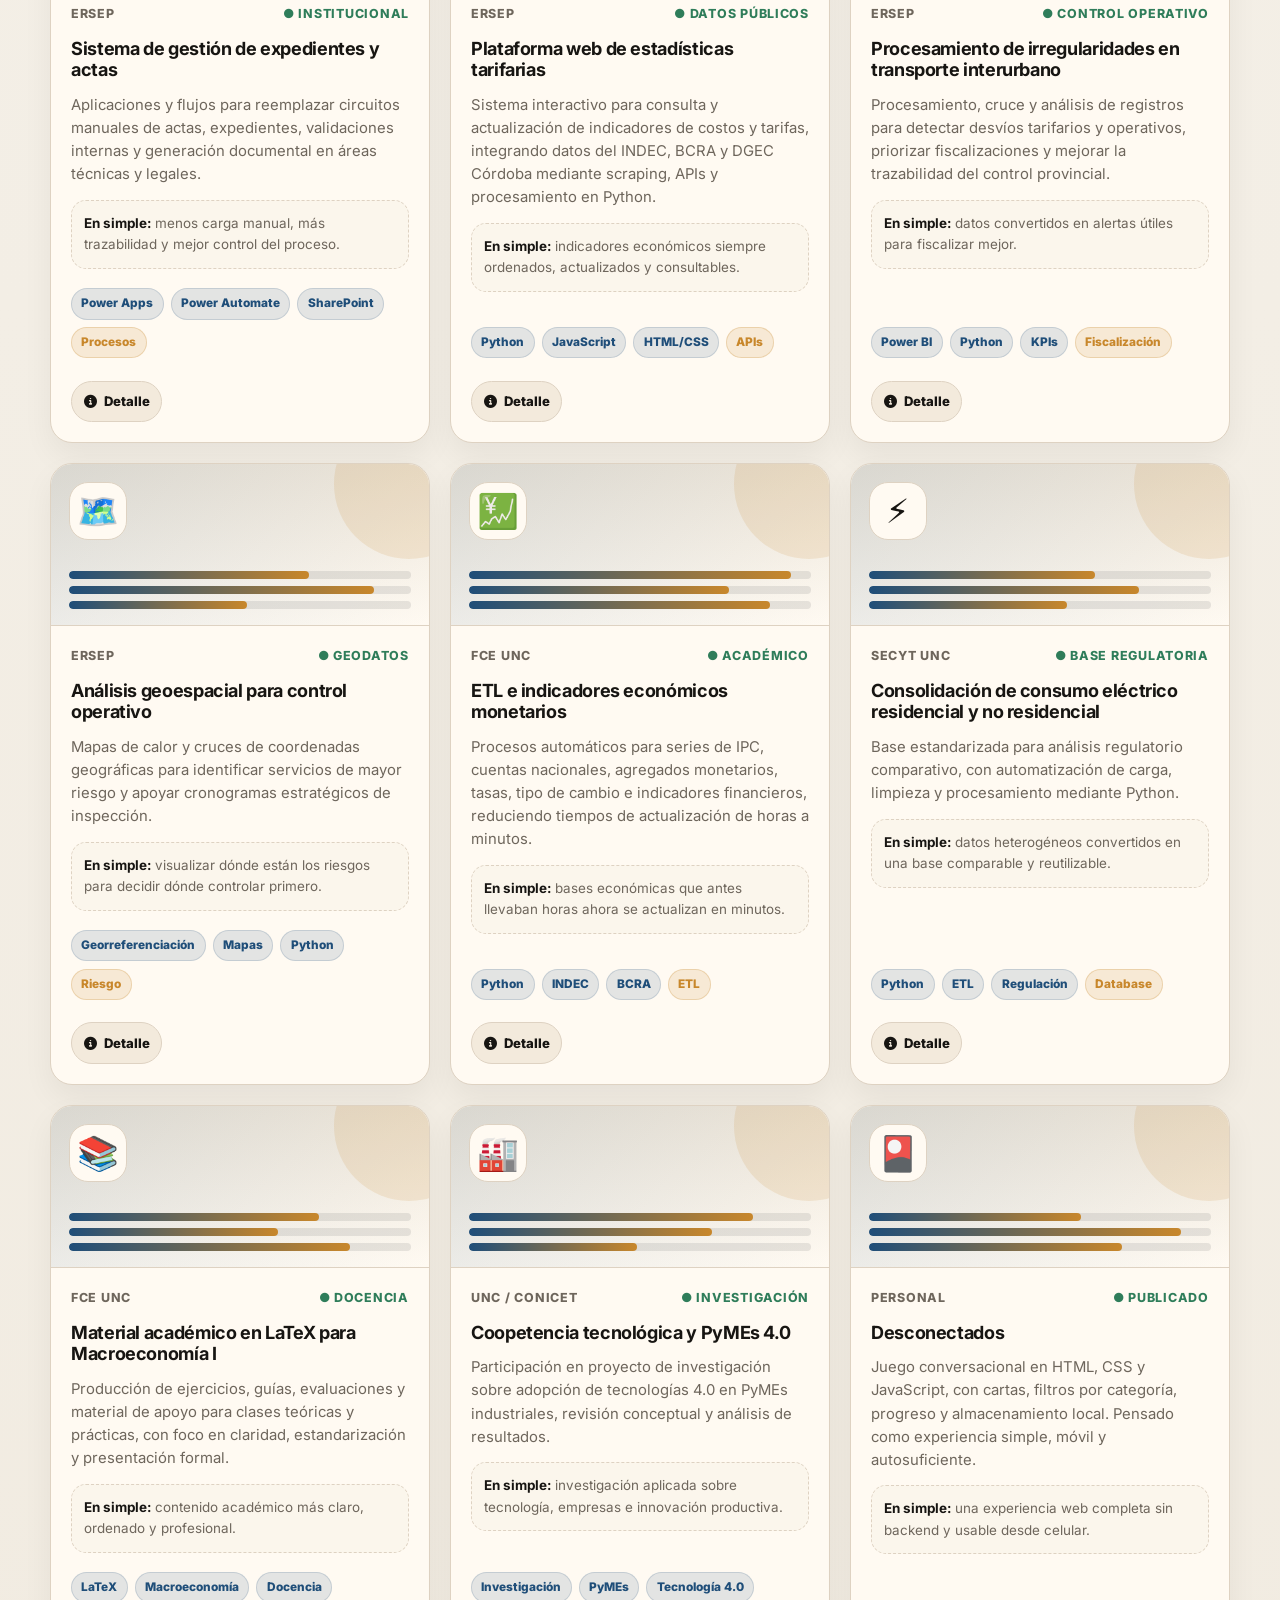
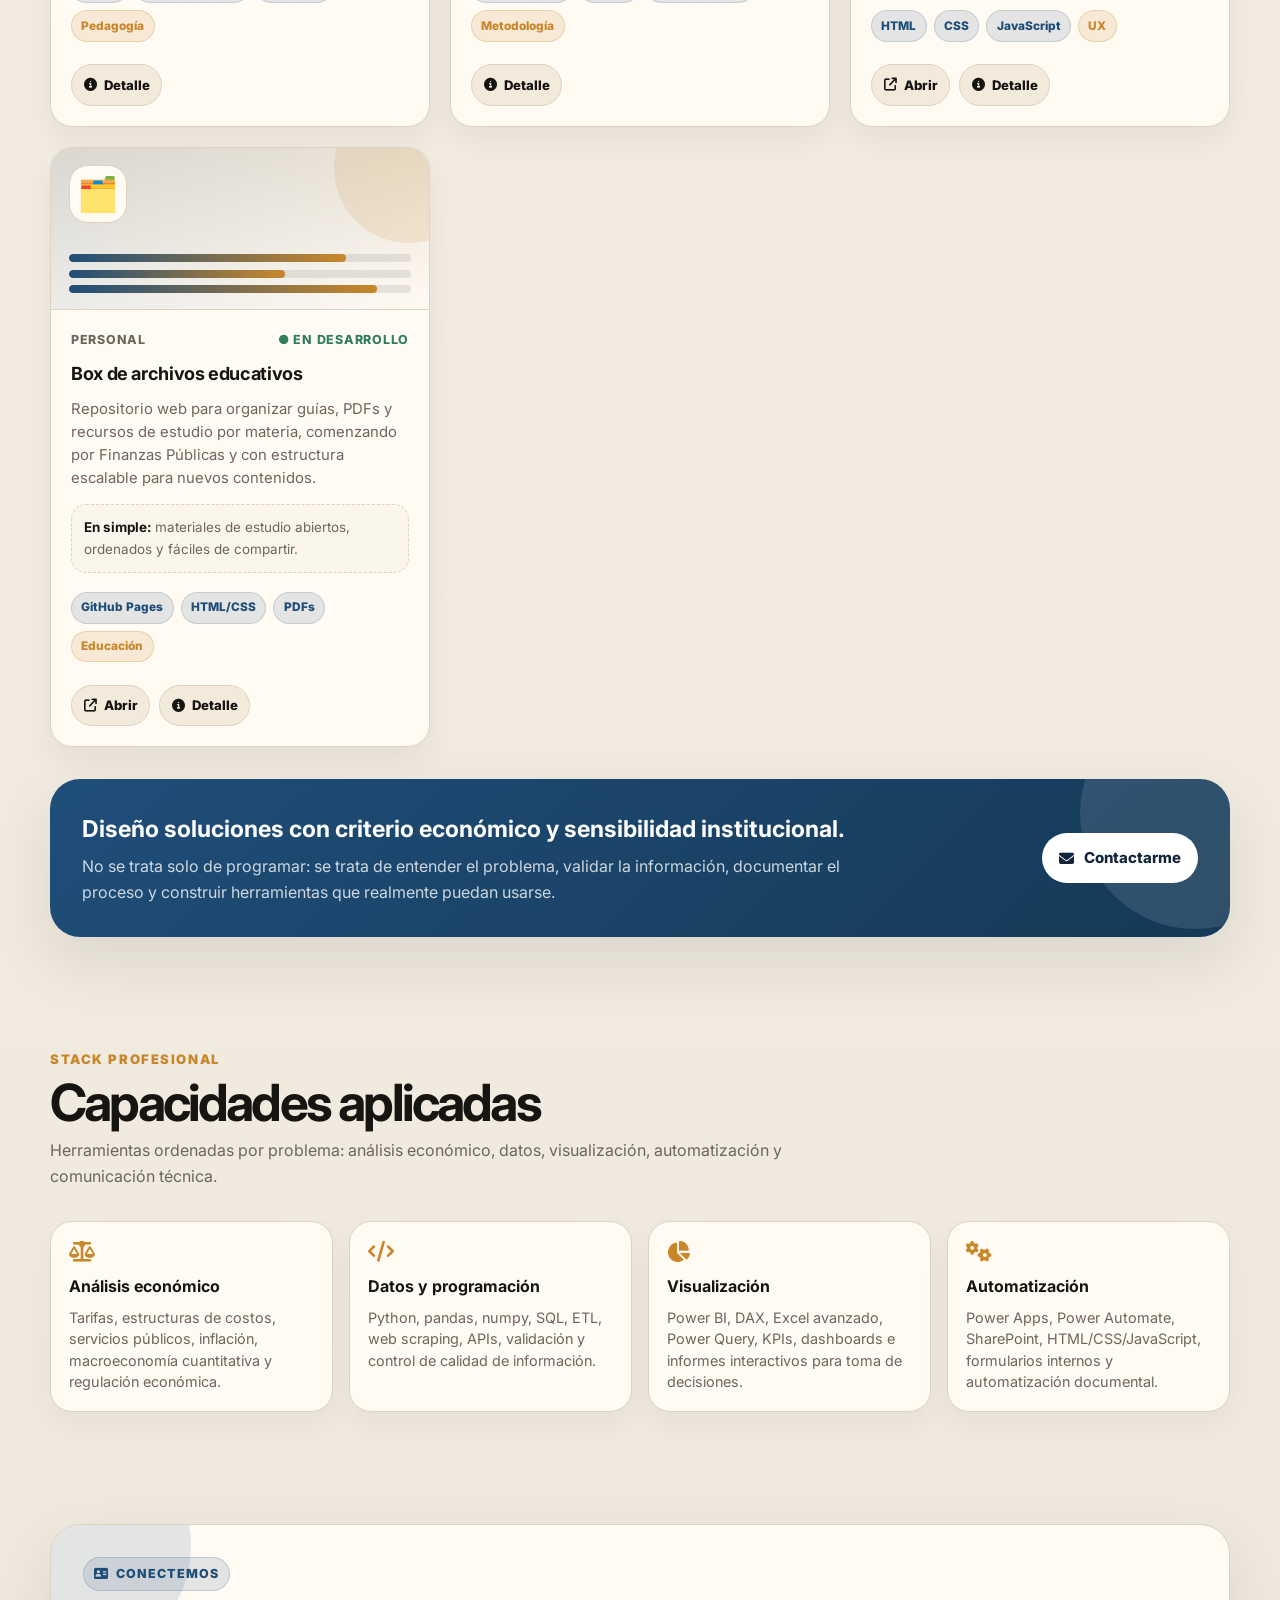
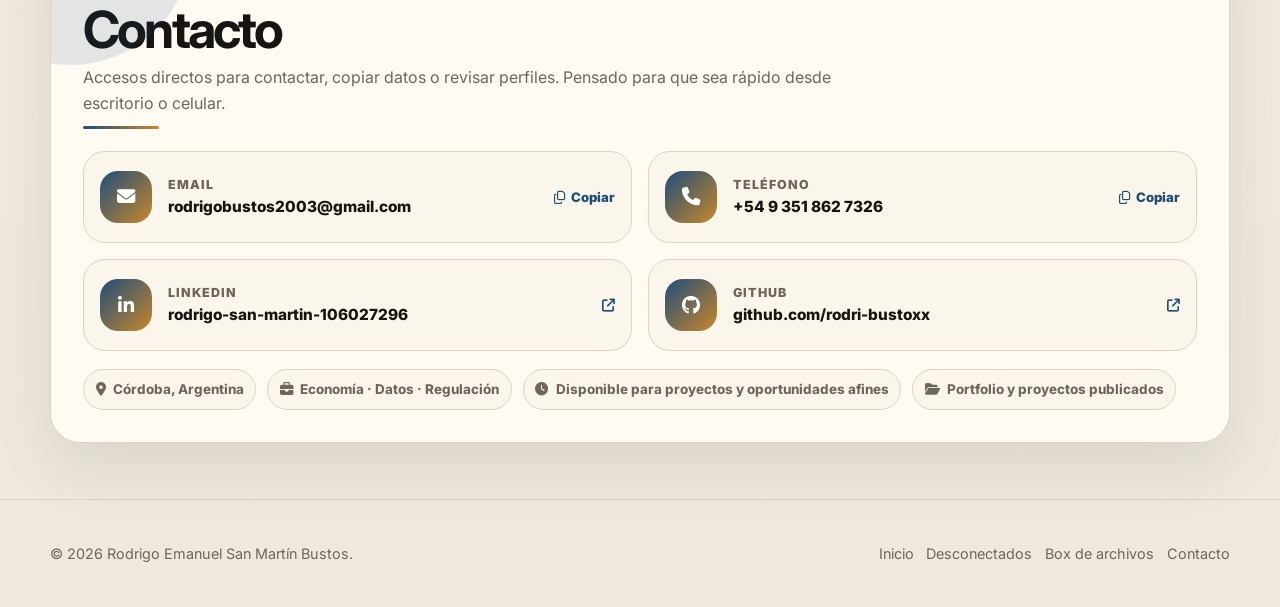
<file: portfolio/portfolio_index_mejorado.html>
<!DOCTYPE html>
<html lang="es">
<head>
  <meta charset="UTF-8" />
  <meta name="viewport" content="width=device-width, initial-scale=1.0" />
  <title>Rodrigo San Martín | Portfolio</title>
  <meta name="description" content="Portfolio profesional de Rodrigo Emanuel San Martín Bustos: economía aplicada, regulación económica, datos, automatización, Power BI, Power Apps, Python y proyectos web." />

  <!-- Tipografías e íconos -->
  <link rel="preconnect" href="https://fonts.googleapis.com">
  <link rel="preconnect" href="https://fonts.gstatic.com" crossorigin>
  <link href="https://fonts.googleapis.com/css2?family=Inter:wght@400;500;600;700;800;900&family=Playfair+Display:wght@650;750;850&display=swap" rel="stylesheet">
  <link rel="stylesheet" href="https://cdnjs.cloudflare.com/ajax/libs/font-awesome/6.5.2/css/all.min.css">

  <style>
    :root{
      --bg:#f7f4ee;
      --bg-soft:#efe8dc;
      --surface:#fffaf2;
      --surface-2:#f3eadc;
      --surface-3:#fbf6ec;
      --text:#171512;
      --muted:#6e665c;
      --muted-2:#8c8378;
      --line:#ded2c2;
      --primary:#1f4e79;
      --primary-2:#153957;
      --primary-soft:rgba(31,78,121,.12);
      --accent:#c8872b;
      --accent-2:#a85f19;
      --accent-soft:rgba(200,135,43,.14);
      --green:#2f7d5a;
      --green-soft:rgba(47,125,90,.13);
      --red:#b84b40;
      --shadow:0 24px 60px rgba(31,39,51,.10);
      --shadow-card:0 18px 38px rgba(31,39,51,.11);
      --radius-xl:30px;
      --radius-lg:22px;
      --radius-md:16px;
      --max:1180px;
    }

    [data-theme="dark"]{
      --bg:#0f1117;
      --bg-soft:#151925;
      --surface:#171b28;
      --surface-2:#111522;
      --surface-3:#1e2433;
      --text:#f4efe7;
      --muted:#a9a19a;
      --muted-2:#827b74;
      --line:#2a3142;
      --primary:#8ab9ea;
      --primary-2:#b8d6f5;
      --primary-soft:rgba(138,185,234,.13);
      --accent:#e2a84b;
      --accent-2:#e6bd72;
      --accent-soft:rgba(226,168,75,.14);
      --green:#65c493;
      --green-soft:rgba(101,196,147,.13);
      --red:#ee887b;
      --shadow:0 24px 70px rgba(0,0,0,.34);
      --shadow-card:0 18px 45px rgba(0,0,0,.28);
    }

    *{box-sizing:border-box;margin:0;padding:0}
    html{scroll-behavior:smooth}
    body{
      min-height:100vh;
      background:
        radial-gradient(circle at top left, var(--primary-soft), transparent 34rem),
        radial-gradient(circle at 80% 15%, var(--accent-soft), transparent 26rem),
        linear-gradient(180deg, var(--bg), var(--bg-soft));
      color:var(--text);
      font-family:Inter, system-ui, -apple-system, BlinkMacSystemFont, "Segoe UI", sans-serif;
      line-height:1.6;
      overflow-x:hidden;
    }

    a{color:inherit;text-decoration:none}
    button{font:inherit}
    .container{width:min(var(--max), calc(100% - 40px));margin:0 auto}

    .topbar{
      position:sticky;
      top:0;
      z-index:40;
      border-bottom:1px solid rgba(128,128,128,.16);
      background:rgba(247,244,238,.78);
      backdrop-filter:blur(18px);
    }
    [data-theme="dark"] .topbar{background:rgba(15,17,23,.78)}

    .nav{
      min-height:76px;
      display:flex;
      align-items:center;
      justify-content:space-between;
      gap:1rem;
    }

    .brand{
      display:flex;
      align-items:center;
      gap:.75rem;
      min-width:0;
    }

    .brand-mark{
      width:44px;height:44px;border-radius:15px;
      display:grid;place-items:center;
      background:linear-gradient(135deg,var(--primary),var(--accent));
      color:#fff;
      font-weight:900;
      letter-spacing:-.04em;
      box-shadow:0 12px 26px rgba(31,78,121,.22);
      flex:0 0 auto;
    }

    .brand-text strong{display:block;font-size:.95rem;letter-spacing:-.02em;line-height:1.15}
    .brand-text span{display:block;font-size:.78rem;color:var(--muted);white-space:nowrap;overflow:hidden;text-overflow:ellipsis;max-width:44vw}

    .nav-links{display:flex;align-items:center;gap:.35rem}
    .nav-links a,.theme-btn{
      border:1px solid transparent;
      color:var(--muted);
      padding:.62rem .82rem;
      border-radius:999px;
      font-size:.89rem;
      font-weight:720;
      background:transparent;
      cursor:pointer;
      transition:.2s ease;
    }
    .nav-links a:hover,.theme-btn:hover{color:var(--text);background:var(--surface);border-color:var(--line)}
    .nav-cta{background:var(--primary)!important;color:#fff!important;border-color:transparent!important}
    .nav-cta:hover{background:var(--primary-2)!important;color:#fff!important;transform:translateY(-1px)}

    .hero{padding:72px 0 42px}
    .hero-grid{display:grid;grid-template-columns:1.1fr .9fr;gap:2rem;align-items:center}
    .eyebrow{
      display:inline-flex;
      align-items:center;
      gap:.55rem;
      padding:.42rem .75rem;
      border:1px solid var(--line);
      border-radius:999px;
      background:var(--surface);
      color:var(--muted);
      font-size:.84rem;
      font-weight:760;
      margin-bottom:1.25rem;
      box-shadow:0 10px 25px rgba(0,0,0,.04);
    }
    .eyebrow i{color:var(--accent)}
    h1{
      font-family:"Playfair Display", Georgia, serif;
      font-size:clamp(2.75rem, 6.7vw, 5.7rem);
      line-height:.95;
      letter-spacing:-.065em;
      margin-bottom:1.35rem;
    }
    .hero-lead{
      font-size:clamp(1rem, 1.5vw, 1.16rem);
      color:var(--muted);
      max-width:780px;
      margin-bottom:1.4rem;
    }
    .hero-lead strong{color:var(--text)}
    .hero-actions{display:flex;gap:.8rem;flex-wrap:wrap;margin:1.45rem 0 0}

    .btn{
      display:inline-flex;align-items:center;justify-content:center;gap:.6rem;
      border-radius:999px;
      padding:.82rem 1.08rem;
      font-weight:780;
      font-size:.94rem;
      border:1px solid var(--line);
      transition:.2s ease;
      cursor:pointer;
    }
    .btn.primary{background:var(--primary);border-color:var(--primary);color:#fff}
    .btn.secondary{background:var(--surface);color:var(--text)}
    .btn.ghost{background:transparent;color:var(--text)}
    .btn:hover{transform:translateY(-2px);box-shadow:var(--shadow-card)}
    .btn.small{padding:.62rem .8rem;font-size:.84rem}

    .profile-panel{
      background:linear-gradient(180deg, var(--surface), var(--surface-2));
      border:1px solid var(--line);
      border-radius:var(--radius-xl);
      padding:1.3rem;
      box-shadow:var(--shadow);
      position:relative;
      overflow:hidden;
    }
    .profile-panel::before{
      content:"";position:absolute;inset:-35% -25% auto auto;width:260px;height:260px;
      background:radial-gradient(circle,var(--accent-soft),transparent 68%);
      pointer-events:none;
    }
    .panel-top{display:flex;align-items:center;gap:1rem;margin-bottom:1.1rem;position:relative}
    .avatar{
      width:72px;height:72px;border-radius:23px;
      background:linear-gradient(135deg,var(--primary),var(--accent));
      color:#fff;display:grid;place-items:center;
      font-size:1.55rem;font-weight:900;
      flex:0 0 auto;
    }
    .panel-top h2{font-size:1.2rem;line-height:1.15}
    .panel-top p{font-size:.9rem;color:var(--muted)}
    .focus-list{display:grid;gap:.75rem;position:relative}
    .focus-item{background:rgba(255,255,255,.34);border:1px solid var(--line);border-radius:18px;padding:.95rem;display:flex;gap:.75rem;align-items:flex-start}
    [data-theme="dark"] .focus-item{background:rgba(255,255,255,.04)}
    .focus-item i{color:var(--primary);margin-top:.22rem}
    .focus-item strong{display:block;font-size:.95rem}
    .focus-item span{display:block;color:var(--muted);font-size:.86rem;line-height:1.45}

    .progress-card{
      margin-top:1rem;
      background:var(--surface);
      border:1px solid var(--line);
      border-radius:20px;
      padding:1rem;
      position:relative;
      z-index:1;
    }
    .progress-head{display:flex;align-items:flex-start;justify-content:space-between;gap:1rem;margin-bottom:.8rem}
    .progress-head strong{font-size:1rem}
    .progress-head span{font-size:.85rem;color:var(--muted)}
    .progress-number{
      color:var(--primary);
      font-weight:900;
      font-size:1.35rem;
      white-space:nowrap;
    }
    .progress-track{height:12px;background:var(--surface-2);border:1px solid var(--line);border-radius:999px;overflow:hidden}
    .progress-fill{height:100%;width:88.9%;background:linear-gradient(90deg,var(--primary),var(--accent));border-radius:inherit}
    .progress-note{font-size:.78rem;color:var(--muted);margin-top:.55rem}

    .stats{display:grid;grid-template-columns:repeat(4,1fr);gap:1rem;margin:2.25rem 0 0}
    .stat{background:var(--surface);border:1px solid var(--line);border-radius:20px;padding:1rem;box-shadow:0 12px 26px rgba(0,0,0,.04)}
    .stat strong{display:block;color:var(--primary);font-size:1.65rem;line-height:1}
    .stat span{display:block;color:var(--muted);font-size:.84rem;margin-top:.45rem}

    .section{padding:56px 0}
    .section-header{display:flex;justify-content:space-between;gap:2rem;align-items:end;margin-bottom:2rem}
    .section-kicker{color:var(--accent);font-weight:880;font-size:.82rem;text-transform:uppercase;letter-spacing:.12em;margin-bottom:.4rem}
    .section h2{font-size:clamp(2rem,4vw,3.25rem);line-height:1;letter-spacing:-.055em;margin-bottom:.65rem}
    .section p.section-subtitle{color:var(--muted);max-width:820px}

    .about-card{
      background:var(--surface);
      border:1px solid var(--line);
      border-radius:var(--radius-xl);
      padding:2rem;
      box-shadow:var(--shadow);
      overflow:hidden;
      position:relative;
    }
    .about-card::after{
      content:"";position:absolute;right:-110px;bottom:-110px;width:260px;height:260px;border-radius:50%;
      background:var(--accent-soft);
      pointer-events:none;
    }
    .section-badge{
      display:inline-flex;align-items:center;gap:.4rem;
      color:var(--primary);
      background:var(--primary-soft);
      border:1px solid rgba(31,78,121,.18);
      font-size:.78rem;
      font-weight:850;
      letter-spacing:.08em;
      text-transform:uppercase;
      padding:.38rem .65rem;
      border-radius:999px;
      margin-bottom:.8rem;
    }
    .section-line{width:76px;height:3px;background:linear-gradient(90deg,var(--primary),var(--accent));border-radius:999px;margin-top:.6rem}
    .about-content{
      display:grid;
      grid-template-columns:1.1fr .9fr;
      gap:2rem;
      align-items:start;
      position:relative;
      z-index:1;
    }
    .about-name{
      font-family:"Playfair Display", Georgia, serif;
      font-size:clamp(2rem,4vw,3.2rem);
      line-height:1;
      letter-spacing:-.055em;
      margin:.2rem 0 .5rem;
    }
    .about-title{font-weight:820;color:var(--primary);font-size:.95rem;text-transform:uppercase;letter-spacing:.08em}
    .badge{display:inline-flex;background:var(--green-soft);color:var(--green);border:1px solid rgba(47,125,90,.2);padding:.16rem .45rem;border-radius:999px;font-size:.72rem;margin-left:.35rem}
    .about-description{margin-top:1.2rem;color:var(--muted);display:grid;gap:.85rem}
    .about-description strong{color:var(--text)}
    .about-signature{display:flex;align-items:center;gap:.7rem;margin-top:1.3rem;color:var(--muted);font-size:.88rem}
    .sign-line{width:42px;height:1px;background:var(--line)}
    .about-side{display:grid;gap:1rem}
    .identity-card{
      border:1px solid var(--line);
      border-radius:var(--radius-lg);
      background:var(--surface-3);
      padding:1.15rem;
    }
    .identity-card h3{font-size:1.05rem;margin-bottom:.7rem}
    .identity-grid{display:grid;grid-template-columns:repeat(2,1fr);gap:.75rem}
    .identity-item{
      background:var(--surface);
      border:1px solid var(--line);
      border-radius:16px;
      padding:.8rem;
    }
    .identity-item i{color:var(--accent);margin-bottom:.4rem}
    .identity-item strong{display:block;font-size:.88rem}
    .identity-item span{display:block;color:var(--muted);font-size:.78rem;line-height:1.35;margin-top:.18rem}

    .cv-tabs-container{
      background:var(--surface);
      border:1px solid var(--line);
      border-radius:var(--radius-xl);
      box-shadow:var(--shadow);
      overflow:hidden;
    }
    .tabs-header{
      display:flex;
      gap:.45rem;
      flex-wrap:wrap;
      padding:1rem;
      border-bottom:1px solid var(--line);
      background:var(--surface-2);
    }
    .tab-btn{
      border:1px solid var(--line);
      background:var(--surface);
      color:var(--muted);
      border-radius:999px;
      padding:.7rem .95rem;
      cursor:pointer;
      font-weight:850;
      transition:.2s ease;
    }
    .tab-btn.active,.tab-btn:hover{background:var(--primary);border-color:var(--primary);color:#fff}
    .tab-content{display:none;padding:1.3rem}
    .tab-content.active-tab{display:block}
    .cv-timeline{display:grid;gap:1rem}
    .cv-item{
      display:grid;
      grid-template-columns:54px 1fr;
      gap:1rem;
      padding:1rem;
      border:1px solid var(--line);
      border-radius:var(--radius-lg);
      background:var(--surface-3);
    }
    .cv-icon{
      width:52px;height:52px;border-radius:17px;
      background:linear-gradient(135deg,var(--primary-soft),var(--accent-soft));
      display:grid;place-items:center;
      font-size:1.25rem;
      border:1px solid var(--line);
    }
    .cv-content h4{font-size:1rem;line-height:1.25}
    .date{display:inline-flex;color:var(--primary);font-size:.82rem;font-weight:850;margin:.25rem 0 .35rem}
    .cv-content p{color:var(--muted);font-size:.92rem}
    .cv-actions{display:flex;justify-content:flex-end;gap:.75rem;flex-wrap:wrap;padding:0 1.3rem 1.3rem}

    .skills-groups{display:grid;gap:1rem}
    .skills-category{
      border:1px solid var(--line);
      border-radius:var(--radius-lg);
      padding:1rem;
      background:var(--surface-3);
    }
    .skills-title{display:flex;align-items:center;gap:.6rem;margin-bottom:.75rem;font-size:1rem}
    .skill-badge{
      display:inline-flex;align-items:center;gap:.35rem;
      padding:.25rem .55rem;
      border-radius:999px;
      font-size:.75rem;
      color:var(--primary);
      background:var(--primary-soft);
      border:1px solid rgba(31,78,121,.16);
    }
    .skills-list{display:flex;flex-wrap:wrap;gap:.5rem}
    .skill-tag{
      display:inline-flex;
      border-radius:999px;
      padding:.42rem .68rem;
      font-size:.82rem;
      font-weight:760;
      background:var(--surface);
      border:1px solid var(--line);
      color:var(--muted);
    }
    .skill-tag.featured{background:var(--accent-soft);color:var(--accent);border-color:rgba(200,135,43,.25)}
    .skill-tag.soft{background:var(--green-soft);color:var(--green);border-color:rgba(47,125,90,.18)}

    .filters{display:flex;gap:.55rem;flex-wrap:wrap}
    .filter-btn{
      border:1px solid var(--line);background:var(--surface);color:var(--muted);
      border-radius:999px;padding:.58rem .85rem;font-weight:820;font-size:.84rem;cursor:pointer;transition:.2s ease;
    }
    .filter-btn.active,.filter-btn:hover{background:var(--primary);border-color:var(--primary);color:#fff}

    .projects-grid{display:grid;grid-template-columns:repeat(3,1fr);gap:1.25rem}
    .project-card{
      background:var(--surface);
      border:1px solid var(--line);
      border-radius:var(--radius-lg);
      overflow:hidden;
      box-shadow:0 13px 31px rgba(0,0,0,.055);
      transition:.25s ease;
      display:flex;
      flex-direction:column;
      min-height:100%;
    }
    .project-card:hover{transform:translateY(-8px);box-shadow:var(--shadow-card);border-color:rgba(31,78,121,.36)}
    .project-visual{
      min-height:162px;
      padding:1.1rem;
      background:
        linear-gradient(135deg, var(--primary-soft), transparent),
        linear-gradient(180deg, var(--surface-2), var(--surface));
      border-bottom:1px solid var(--line);
      position:relative;
      overflow:hidden;
    }
    .project-visual::after{
      content:"";position:absolute;right:-55px;top:-55px;width:150px;height:150px;border-radius:50%;
      background:var(--accent-soft);
    }
    .project-icon{font-size:2.1rem;width:58px;height:58px;border-radius:19px;background:var(--surface);display:grid;place-items:center;border:1px solid var(--line);position:relative;z-index:1}
    .project-mini{
      position:absolute;left:1.1rem;right:1.1rem;bottom:1rem;z-index:1;
      display:grid;gap:.45rem;
    }
    .mini-row{height:8px;border-radius:999px;background:rgba(128,128,128,.18);overflow:hidden}
    .mini-row span{display:block;height:100%;background:linear-gradient(90deg,var(--primary),var(--accent));border-radius:inherit}
    .project-body{padding:1.25rem;display:flex;flex-direction:column;gap:.85rem;flex:1}
    .project-meta{display:flex;align-items:center;justify-content:space-between;gap:.75rem;color:var(--muted);font-size:.78rem;font-weight:780;text-transform:uppercase;letter-spacing:.06em}
    .status{display:inline-flex;align-items:center;gap:.35rem;color:var(--green)}
    .project-card h3{font-size:1.13rem;line-height:1.18;letter-spacing:-.02em}
    .project-card p{color:var(--muted);font-size:.93rem;line-height:1.55}
    .hr-note{
      background:var(--surface-3);
      border:1px dashed var(--line);
      border-radius:15px;
      padding:.75rem;
      color:var(--muted);
      font-size:.84rem;
    }
    .hr-note strong{color:var(--text)}
    .project-tags{display:flex;gap:.45rem;flex-wrap:wrap;margin-top:auto;padding-top:.35rem}
    .tag{font-size:.74rem;font-weight:820;border-radius:999px;padding:.33rem .58rem;background:var(--primary-soft);color:var(--primary);border:1px solid rgba(31,78,121,.16)}
    .tag.gold{background:var(--accent-soft);color:var(--accent);border-color:rgba(200,135,43,.25)}
    .project-actions{display:flex;gap:.55rem;flex-wrap:wrap;margin-top:.55rem}
    .project-actions a,.project-actions button{
      display:inline-flex;align-items:center;gap:.45rem;
      border:1px solid var(--line);background:var(--surface-2);color:var(--text);
      padding:.58rem .72rem;border-radius:999px;font-size:.82rem;font-weight:820;cursor:pointer;
      transition:.2s ease;
    }
    .project-actions a:hover,.project-actions button:hover{background:var(--primary);color:#fff;border-color:var(--primary)}

    .callout{
      margin-top:2rem;
      background:linear-gradient(135deg, var(--primary), var(--primary-2));
      color:#fff;
      border-radius:var(--radius-xl);
      padding:2rem;
      display:grid;
      grid-template-columns:1fr auto;
      gap:1rem;
      align-items:center;
      box-shadow:var(--shadow);
      overflow:hidden;
      position:relative;
    }
    .callout::after{content:"";position:absolute;right:-80px;top:-80px;width:230px;height:230px;background:rgba(255,255,255,.11);border-radius:50%}
    .callout h3{font-size:1.45rem;margin-bottom:.35rem}
    .callout p{color:rgba(255,255,255,.78);max-width:790px}
    .callout .btn{background:#fff;color:#13253a;border:0;position:relative;z-index:1}

    .skills-strip{display:grid;grid-template-columns:repeat(4,1fr);gap:1rem}
    .skill-box{background:var(--surface);border:1px solid var(--line);border-radius:var(--radius-lg);padding:1.15rem;box-shadow:0 12px 30px rgba(0,0,0,.045)}
    .skill-box i{color:var(--accent);font-size:1.3rem;margin-bottom:.8rem}
    .skill-box h3{font-size:1rem;margin-bottom:.45rem}
    .skill-box p{color:var(--muted);font-size:.9rem;line-height:1.48}

    .contact-card{
      background:var(--surface);
      border:1px solid var(--line);
      border-radius:var(--radius-xl);
      padding:2rem;
      box-shadow:var(--shadow);
      position:relative;
      overflow:hidden;
    }
    .contact-card::before{
      content:"";position:absolute;left:-100px;top:-100px;width:240px;height:240px;border-radius:50%;
      background:var(--primary-soft);
      pointer-events:none;
    }
    .contact-grid-modern{
      display:grid;
      grid-template-columns:repeat(2,1fr);
      gap:1rem;
      margin-top:1.4rem;
      position:relative;
      z-index:1;
    }
    .contact-item-modern{
      display:flex;
      align-items:center;
      gap:1rem;
      border:1px solid var(--line);
      background:var(--surface-3);
      border-radius:var(--radius-lg);
      padding:1rem;
      min-height:92px;
      transition:.2s ease;
      cursor:pointer;
    }
    .contact-item-modern:hover{transform:translateY(-3px);box-shadow:var(--shadow-card);border-color:rgba(31,78,121,.35)}
    .contact-icon-modern{
      width:52px;height:52px;border-radius:18px;
      background:linear-gradient(135deg,var(--primary),var(--accent));
      color:#fff;
      display:grid;place-items:center;
      font-size:1.15rem;
      flex:0 0 auto;
    }
    .contact-info-modern{min-width:0;flex:1}
    .contact-label-modern{font-size:.78rem;color:var(--muted);font-weight:850;text-transform:uppercase;letter-spacing:.08em}
    .contact-value-modern{font-size:.96rem;font-weight:800;white-space:nowrap;overflow:hidden;text-overflow:ellipsis}
    .contact-copy-modern,.contact-arrow{
      display:inline-flex;align-items:center;gap:.35rem;
      color:var(--primary);
      font-size:.82rem;
      font-weight:850;
      white-space:nowrap;
    }
    .contact-footer{
      display:flex;
      flex-wrap:wrap;
      gap:.7rem;
      margin-top:1.1rem;
      position:relative;
      z-index:1;
    }
    .contact-footer span{
      display:inline-flex;
      align-items:center;
      gap:.45rem;
      border:1px solid var(--line);
      background:var(--surface-3);
      color:var(--muted);
      padding:.55rem .72rem;
      border-radius:999px;
      font-size:.84rem;
      font-weight:760;
    }
    .contact-toast{
      position:fixed;
      bottom:28px;
      left:50%;
      transform:translateX(-50%) translateY(18px);
      opacity:0;
      pointer-events:none;
      background:var(--primary-2);
      color:#fff;
      padding:.7rem 1rem;
      border-radius:999px;
      font-weight:820;
      z-index:100;
      transition:.25s ease;
      box-shadow:var(--shadow-card);
    }
    .contact-toast.show{opacity:1;transform:translateX(-50%) translateY(0)}

    footer{padding:42px 0;border-top:1px solid var(--line);color:var(--muted);font-size:.9rem}
    .footer-row{display:flex;justify-content:space-between;gap:1rem;align-items:center;flex-wrap:wrap}
    .footer-links{display:flex;gap:.8rem;flex-wrap:wrap}
    .footer-links a:hover{color:var(--primary)}

    .modal{
      position:fixed;inset:0;background:rgba(0,0,0,.58);z-index:80;
      display:none;align-items:center;justify-content:center;padding:22px;
    }
    .modal.open{display:flex}
    .modal-card{
      width:min(820px,100%);
      max-height:88vh;
      overflow:auto;
      background:var(--surface);
      border:1px solid var(--line);
      border-radius:26px;
      box-shadow:var(--shadow);
      padding:1.35rem;
    }
    .modal-card.wide{width:min(980px,100%)}
    .modal-top{display:flex;justify-content:space-between;gap:1rem;align-items:flex-start;margin-bottom:.9rem}
    .modal-top h3{font-size:1.5rem;line-height:1.15}
    .close{width:42px;height:42px;border-radius:50%;border:1px solid var(--line);background:var(--surface-2);color:var(--text);cursor:pointer;font-size:1rem}
    .modal-card p{color:var(--muted);margin:.75rem 0}
    .modal-card ul{margin:1rem 0 0 1.25rem;color:var(--muted)}
    .modal-card li{margin:.35rem 0}

    .cv-modal-grid{
      display:grid;
      grid-template-columns:1.18fr .82fr;
      gap:1rem;
      margin-top:1rem;
    }
    .cv-modal-main,.cv-modal-side{
      border:1px solid var(--line);
      border-radius:var(--radius-lg);
      background:var(--surface-3);
      padding:1rem;
    }
    .cv-modal-main h4,.cv-modal-side h4{color:var(--primary);margin:1rem 0 .45rem}
    .cv-modal-main h4:first-child,.cv-modal-side h4:first-child{margin-top:0}
    .cv-modal-main p,.cv-modal-side p{font-size:.92rem}
    .cv-modal-side .skill-tag{margin:.2rem .15rem .2rem 0}

    @media (max-width:1020px){
      .hero-grid,.about-content,.cv-modal-grid{grid-template-columns:1fr}
      .stats,.skills-strip,.contact-grid-modern{grid-template-columns:repeat(2,1fr)}
      .projects-grid{grid-template-columns:repeat(2,1fr)}
      .section-header{align-items:flex-start;flex-direction:column}
      .callout{grid-template-columns:1fr}
    }

    @media (max-width:740px){
      .container{width:min(100% - 28px,var(--max))}
      .nav{height:auto;padding:.8rem 0;align-items:flex-start}
      .nav-links{gap:.25rem;justify-content:flex-end;flex-wrap:wrap}
      .nav-links a:not(.nav-cta){display:none}
      .brand-text span{max-width:58vw}
      .hero{padding:44px 0 24px}
      .stats,.skills-strip,.projects-grid,.contact-grid-modern,.identity-grid{grid-template-columns:1fr}
      .project-visual{min-height:145px}
      .about-card,.contact-card{padding:1.25rem}
      .cv-item{grid-template-columns:1fr}
      .cv-icon{width:46px;height:46px}
      h1{font-size:clamp(2.35rem, 15vw, 3.9rem)}
    }
  </style>
</head>

<body>
  <header class="topbar">
    <div class="container nav">
      <a class="brand" href="../index.html" aria-label="Volver al inicio">
        <div class="brand-mark">RS</div>
        <div class="brand-text">
          <strong>Rodrigo San Martín</strong>
          <span>Economía aplicada · Datos · Regulación · Automatización</span>
        </div>
      </a>

      <nav class="nav-links" aria-label="Navegación principal">
        <a href="#sobre-mi">Sobre mí</a>
        <a href="#curriculum">CV</a>
        <a href="#proyectos">Proyectos</a>
        <a href="#capacidades">Capacidades</a>
        <a href="../box-archivos/">Box</a>
        <button class="theme-btn" type="button" id="themeToggle" aria-label="Cambiar tema"><i class="fa-solid fa-moon"></i></button>
        <a class="nav-cta" href="#contacto">Contacto</a>
      </nav>
    </div>
  </header>

  <main>
    <!-- HERO -->
    <section class="hero">
      <div class="container hero-grid">
        <div>
          <div class="eyebrow"><i class="fa-solid fa-chart-line"></i> Portfolio profesional</div>
          <h1>Economía, datos y automatización para decidir mejor.</h1>
          <p class="hero-lead">
            Soy <strong>estudiante avanzado de Licenciatura en Economía</strong>, con experiencia en organismos públicos provinciales y espacios académicos. Trabajo en la intersección entre <strong>regulación económica, análisis tarifario, ciencia de datos aplicada, ETL, Power BI, Power Apps y desarrollo web</strong>.
          </p>
          <p class="hero-lead">
            Mi foco está en convertir información compleja en herramientas claras: tableros, procesos automatizados, indicadores, documentación técnica y soluciones digitales que puedan ser usadas por equipos reales, no solamente por perfiles técnicos.
          </p>
          <div class="hero-actions">
            <a class="btn primary" href="#curriculum"><i class="fa-solid fa-file-lines"></i> Ver CV digital</a>
            <a class="btn secondary" href="#proyectos"><i class="fa-solid fa-layer-group"></i> Ver proyectos</a>
            <a class="btn secondary" href="#contacto"><i class="fa-solid fa-address-card"></i> Contacto</a>
          </div>

          <div class="stats" aria-label="Indicadores de perfil">
            <div class="stat"><strong>32/36</strong><span>materias cursadas en Licenciatura en Economía</span></div>
            <div class="stat"><strong>89%</strong><span>avance curricular estimado por materias cursadas</span></div>
            <div class="stat"><strong>2023</strong><span>inicio de proyectos ETL e investigación aplicada</span></div>
            <div class="stat"><strong>+10</strong><span>herramientas técnicas usadas en proyectos reales</span></div>
          </div>
        </div>

        <aside class="profile-panel" aria-label="Resumen profesional">
          <div class="panel-top">
            <div class="avatar">RS</div>
            <div>
              <h2>Rodrigo Emanuel San Martín Bustos</h2>
              <p>Córdoba, Argentina · ERSeP · FCE UNC</p>
            </div>
          </div>

          <div class="focus-list">
            <div class="focus-item">
              <i class="fa-solid fa-scale-balanced"></i>
              <div>
                <strong>Regulación y tarifas</strong>
                <span>Análisis de costos, cuadros tarifarios, variables regulatorias, documentación respaldatoria y trazabilidad de cambios.</span>
              </div>
            </div>
            <div class="focus-item">
              <i class="fa-solid fa-database"></i>
              <div>
                <strong>Datos y ETL</strong>
                <span>Extracción, limpieza, validación y actualización de datos desde fuentes públicas, Excel, PDF, APIs y bases internas.</span>
              </div>
            </div>
            <div class="focus-item">
              <i class="fa-solid fa-robot"></i>
              <div>
                <strong>Automatización</strong>
                <span>Aplicaciones, flujos, tableros y herramientas web para reducir tareas repetitivas y mejorar la gestión.</span>
              </div>
            </div>
          </div>

          <div class="progress-card" aria-label="Avance de carrera">
            <div class="progress-head">
              <div>
                <strong>Licenciatura en Economía</strong>
                <span>Universidad Nacional de Córdoba · FCE</span>
              </div>
              <div class="progress-number">89%</div>
            </div>
            <div class="progress-track">
              <div class="progress-fill"></div>
            </div>
            <div class="progress-note">32 de 36 materias cursadas. Orientación en métodos cuantitativos, econometría, estadística económica y análisis de datos.</div>
          </div>
        </aside>
      </div>
    </section>

    <!-- SOBRE MÍ -->
    <section class="section" id="sobre-mi">
      <div class="container">
        <div class="about-card">
          <div class="section-badge"><i class="fa-solid fa-user"></i> Presentación</div>

          <div class="about-content">
            <div>
              <h2 class="about-name">Sobre mí</h2>
              <p class="about-title">Economía aplicada · Regulación pública · Datos <span class="badge">perfil híbrido</span></p>

              <div class="about-description">
                <p>
                  Me interesa trabajar donde la economía deja de ser solamente teoría y se convierte en una herramienta concreta para mejorar decisiones. Mi recorrido combina <strong>análisis económico, regulación de servicios públicos, automatización de procesos, visualización de datos y desarrollo de herramientas digitales</strong>.
                </p>
                <p>
                  En ERSeP participo en tareas vinculadas a <strong>costos, tarifas, información regulatoria, validación de datos, tableros, expedientes y procesos internos</strong>. En paralelo, desde espacios académicos de la FCE UNC, trabajo con series económicas, procesos ETL, investigación aplicada y material pedagógico.
                </p>
                <p>
                  Me gusta construir soluciones entendibles: herramientas que no dependan de explicaciones eternas, que puedan ser usadas por equipos técnicos, administrativos o de gestión, y que dejen trazabilidad clara de lo que se hizo, cómo se hizo y para qué sirve.
                </p>
              </div>

              <div class="about-signature">
                <div class="sign-line"></div>
                <p>Rodrigo San Martín · Economía, datos y automatización con criterio institucional.</p>
              </div>
            </div>

            <div class="about-side">
              <div class="identity-card">
                <h3>Qué aporto</h3>
                <div class="identity-grid">
                  <div class="identity-item">
                    <i class="fa-solid fa-magnifying-glass-chart"></i>
                    <strong>Diagnóstico</strong>
                    <span>Ordeno problemas, datos y criterios de decisión.</span>
                  </div>
                  <div class="identity-item">
                    <i class="fa-solid fa-diagram-project"></i>
                    <strong>Proceso</strong>
                    <span>Documento flujos, estados, reglas y responsabilidades.</span>
                  </div>
                  <div class="identity-item">
                    <i class="fa-solid fa-chart-column"></i>
                    <strong>Visualización</strong>
                    <span>Construyo tableros e indicadores para seguimiento.</span>
                  </div>
                  <div class="identity-item">
                    <i class="fa-solid fa-gears"></i>
                    <strong>Automatización</strong>
                    <span>Reduzco tareas manuales con herramientas digitales.</span>
                  </div>
                </div>
              </div>

              <div class="identity-card">
                <h3>En simple para RRHH</h3>
                <p style="color:var(--muted);font-size:.92rem">
                  Soy un perfil puente: entiendo el problema económico/regulatorio, puedo conversar con áreas técnicas y administrativas, y además puedo construir herramientas con datos, automatizaciones y visualizaciones para que el proceso funcione mejor.
                </p>
              </div>
            </div>
          </div>

          <div class="section-line"></div>
        </div>
      </div>
    </section>

    <!-- CURRICULUM -->
    <section class="section" id="curriculum">
      <div class="container">
        <div class="section-header">
          <div>
            <div class="section-kicker">Trayectoria</div>
            <h2>CV digital</h2>
            <p class="section-subtitle">Una versión navegable del currículum, pensada para lectura rápida: formación, experiencia, habilidades y una vista completa estilo documento.</p>
          </div>
        </div>

        <div class="cv-tabs-container">
          <div class="tabs-header" role="tablist" aria-label="Secciones del CV">
            <button class="tab-btn active" data-tab="formacion" type="button"><i class="fa-solid fa-graduation-cap"></i> Formación</button>
            <button class="tab-btn" data-tab="experiencia" type="button"><i class="fa-solid fa-briefcase"></i> Experiencia</button>
            <button class="tab-btn" data-tab="habilidades" type="button"><i class="fa-solid fa-code"></i> Habilidades</button>
          </div>

          <div class="tab-content active-tab" id="formacion">
            <div class="cv-timeline">
              <div class="cv-item">
                <div class="cv-icon">🎓</div>
                <div class="cv-content">
                  <h4>Licenciatura en Economía · Universidad Nacional de Córdoba</h4>
                  <span class="date">2022 — Presente · 32/36 materias cursadas</span>
                  <p>Formación orientada a métodos cuantitativos, econometría, estadística económica avanzada, análisis de datos, macroeconomía y herramientas de machine learning aplicado.</p>
                  <div class="progress-card" style="box-shadow:none;margin-top:.85rem">
                    <div class="progress-head">
                      <div><strong>Avance de carrera</strong><span>Medido por materias cursadas</span></div>
                      <div class="progress-number">89%</div>
                    </div>
                    <div class="progress-track"><div class="progress-fill"></div></div>
                  </div>
                </div>
              </div>

              <div class="cv-item">
                <div class="cv-icon">🏫</div>
                <div class="cv-content">
                  <h4>Bachiller en Economía y Administración · I.P.E.M. N.º 88</h4>
                  <span class="date">2016 — 2021</span>
                  <p>Cuadro de Honor. Promedio general: 8,34.</p>
                </div>
              </div>
            </div>
          </div>

          <div class="tab-content" id="experiencia">
            <div class="cv-timeline">
              <div class="cv-item">
                <div class="cv-icon">🏛️</div>
                <div class="cv-content">
                  <h4>ERSeP · Analista de Costos, Tarifas e Innovación Pública</h4>
                  <span class="date">Jul. 2025 — Presente · Córdoba, Argentina</span>
                  <p>Análisis técnico de costos y tarifas, información respaldatoria, estructuras regulatorias, dashboards, KPIs, Power Apps, Power Automate, procesos documentales, fiscalización y trazabilidad de información.</p>
                </div>
              </div>

              <div class="cv-item">
                <div class="cv-icon">💹</div>
                <div class="cv-content">
                  <h4>Cátedra de Economía Monetaria · FCE UNC</h4>
                  <span class="date">Dic. 2023 — Presente</span>
                  <p>Desarrollo ETL, análisis de datos económicos, actualización de series de INDEC, BCRA y DGEC Córdoba, indicadores monetarios, inflación, visualización y soporte a investigación aplicada.</p>
                </div>
              </div>

              <div class="cv-item">
                <div class="cv-icon">📚</div>
                <div class="cv-content">
                  <h4>Adscripto · Cátedra de Macroeconomía I · FCE UNC</h4>
                  <span class="date">Mar. 2025 — Jul. 2025</span>
                  <p>Elaboración de guías, ejercicios, evaluaciones y material en LaTeX para clases teóricas y prácticas.</p>
                </div>
              </div>

              <div class="cv-item">
                <div class="cv-icon">🏭</div>
                <div class="cv-content">
                  <h4>Instituto de Economía y Finanzas · UNC / CONICET</h4>
                  <span class="date">Mar. 2025 — Dic. 2025</span>
                  <p>Participación en investigación sobre coopetencia tecnológica y adopción de tecnologías 4.0 en PyMEs industriales.</p>
                </div>
              </div>

              <div class="cv-item">
                <div class="cv-icon">⚡</div>
                <div class="cv-content">
                  <h4>Proyecto Consolidar · SeCyT UNC</h4>
                  <span class="date">Abr. 2024 — Ago. 2024 · Remoto</span>
                  <p>Consolidación y estandarización de bases de consumo eléctrico residencial y no residencial para análisis regulatorio comparativo.</p>
                </div>
              </div>
            </div>
          </div>

          <div class="tab-content" id="habilidades">
            <div class="skills-groups">
              <div class="skills-category">
                <h4 class="skills-title"><span class="skill-badge"><i class="fa-solid fa-scale-balanced"></i> Economía aplicada</span></h4>
                <div class="skills-list">
                  <span class="skill-tag featured">Análisis tarifario</span>
                  <span class="skill-tag featured">Estructuras de costos</span>
                  <span class="skill-tag">Servicios públicos</span>
                  <span class="skill-tag">Regulación económica</span>
                  <span class="skill-tag">Inflación y precios</span>
                  <span class="skill-tag">Macroeconomía cuantitativa</span>
                </div>
              </div>

              <div class="skills-category">
                <h4 class="skills-title"><span class="skill-badge"><i class="fa-solid fa-database"></i> Datos y programación</span></h4>
                <div class="skills-list">
                  <span class="skill-tag featured">Python</span>
                  <span class="skill-tag">pandas</span>
                  <span class="skill-tag">numpy</span>
                  <span class="skill-tag">matplotlib</span>
                  <span class="skill-tag">seaborn</span>
                  <span class="skill-tag">SQL</span>
                  <span class="skill-tag featured">ETL</span>
                  <span class="skill-tag">web scraping</span>
                  <span class="skill-tag">APIs</span>
                  <span class="skill-tag">control de calidad de datos</span>
                </div>
              </div>

              <div class="skills-category">
                <h4 class="skills-title"><span class="skill-badge"><i class="fa-solid fa-chart-pie"></i> Visualización y reporting</span></h4>
                <div class="skills-list">
                  <span class="skill-tag featured">Power BI</span>
                  <span class="skill-tag">DAX</span>
                  <span class="skill-tag">Excel avanzado</span>
                  <span class="skill-tag">Power Query</span>
                  <span class="skill-tag">KPIs</span>
                  <span class="skill-tag">dashboards</span>
                  <span class="skill-tag">informes interactivos</span>
                </div>
              </div>

              <div class="skills-category">
                <h4 class="skills-title"><span class="skill-badge"><i class="fa-solid fa-robot"></i> Automatización y plataformas</span></h4>
                <div class="skills-list">
                  <span class="skill-tag featured">Power Apps</span>
                  <span class="skill-tag featured">Power Automate</span>
                  <span class="skill-tag">SharePoint</span>
                  <span class="skill-tag">HTML/CSS</span>
                  <span class="skill-tag">JavaScript</span>
                  <span class="skill-tag">GitHub Pages</span>
                  <span class="skill-tag">automatización documental</span>
                </div>
              </div>

              <div class="skills-category">
                <h4 class="skills-title"><span class="skill-badge"><i class="fa-solid fa-people-group"></i> Competencias profesionales</span></h4>
                <div class="skills-list">
                  <span class="skill-tag soft">capacidad analítica</span>
                  <span class="skill-tag soft">atención al detalle</span>
                  <span class="skill-tag soft">autonomía</span>
                  <span class="skill-tag soft">comunicación técnica</span>
                  <span class="skill-tag soft">trabajo interdisciplinario</span>
                  <span class="skill-tag soft">mejora continua</span>
                  <span class="skill-tag soft">Scrum</span>
                  <span class="skill-tag soft">Kanban</span>
                </div>
              </div>
            </div>
          </div>

          <div class="cv-actions">
            <button class="btn primary" id="openCvModalBtn" type="button"><i class="fa-solid fa-file-lines"></i> Ver CV completo</button>
            <a class="btn secondary" href="#contacto"><i class="fa-solid fa-paper-plane"></i> Contactar</a>
          </div>
        </div>
      </div>
    </section>

    <!-- PROYECTOS -->
    <section class="section" id="proyectos">
      <div class="container">
        <div class="section-header">
          <div>
            <div class="section-kicker">Selección principal</div>
            <h2>Proyectos</h2>
            <p class="section-subtitle">Una selección de proyectos organizada por impacto: gestión pública, regulación, investigación económica, automatización y desarrollo web.</p>
          </div>
          <div class="filters" role="group" aria-label="Filtrar proyectos">
            <button class="filter-btn active" data-filter="all" type="button">Todos</button>
            <button class="filter-btn" data-filter="regulacion" type="button">Regulación</button>
            <button class="filter-btn" data-filter="datos" type="button">Datos</button>
            <button class="filter-btn" data-filter="automatizacion" type="button">Automatización</button>
            <button class="filter-btn" data-filter="academico" type="button">Académico</button>
            <button class="filter-btn" data-filter="web" type="button">Web</button>
          </div>
        </div>

        <div class="projects-grid">
          <article class="project-card" data-category="regulacion automatizacion datos">
            <div class="project-visual">
              <div class="project-icon">⚙️</div>
              <div class="project-mini"><div class="mini-row"><span style="width:88%"></span></div><div class="mini-row"><span style="width:72%"></span></div><div class="mini-row"><span style="width:57%"></span></div></div>
            </div>
            <div class="project-body">
              <div class="project-meta"><span>ERSeP</span><span class="status">● Institucional</span></div>
              <h3>Sistema de gestión de expedientes y actas</h3>
              <p>Aplicaciones y flujos para reemplazar circuitos manuales de actas, expedientes, validaciones internas y generación documental en áreas técnicas y legales.</p>
              <div class="hr-note"><strong>En simple:</strong> menos carga manual, más trazabilidad y mejor control del proceso.</div>
              <div class="project-tags"><span class="tag">Power Apps</span><span class="tag">Power Automate</span><span class="tag">SharePoint</span><span class="tag gold">Procesos</span></div>
              <div class="project-actions"><button type="button" data-modal="expedientes"><i class="fa-solid fa-circle-info"></i> Detalle</button></div>
            </div>
          </article>

          <article class="project-card" data-category="regulacion datos web">
            <div class="project-visual">
              <div class="project-icon">📊</div>
              <div class="project-mini"><div class="mini-row"><span style="width:92%"></span></div><div class="mini-row"><span style="width:81%"></span></div><div class="mini-row"><span style="width:68%"></span></div></div>
            </div>
            <div class="project-body">
              <div class="project-meta"><span>ERSeP</span><span class="status">● Datos públicos</span></div>
              <h3>Plataforma web de estadísticas tarifarias</h3>
              <p>Sistema interactivo para consulta y actualización de indicadores de costos y tarifas, integrando datos del INDEC, BCRA y DGEC Córdoba mediante scraping, APIs y procesamiento en Python.</p>
              <div class="hr-note"><strong>En simple:</strong> indicadores económicos siempre ordenados, actualizados y consultables.</div>
              <div class="project-tags"><span class="tag">Python</span><span class="tag">JavaScript</span><span class="tag">HTML/CSS</span><span class="tag gold">APIs</span></div>
              <div class="project-actions"><button type="button" data-modal="tarifarias"><i class="fa-solid fa-circle-info"></i> Detalle</button></div>
            </div>
          </article>

          <article class="project-card" data-category="regulacion datos">
            <div class="project-visual">
              <div class="project-icon">🚌</div>
              <div class="project-mini"><div class="mini-row"><span style="width:77%"></span></div><div class="mini-row"><span style="width:64%"></span></div><div class="mini-row"><span style="width:85%"></span></div></div>
            </div>
            <div class="project-body">
              <div class="project-meta"><span>ERSeP</span><span class="status">● Control operativo</span></div>
              <h3>Procesamiento de irregularidades en transporte interurbano</h3>
              <p>Procesamiento, cruce y análisis de registros para detectar desvíos tarifarios y operativos, priorizar fiscalizaciones y mejorar la trazabilidad del control provincial.</p>
              <div class="hr-note"><strong>En simple:</strong> datos convertidos en alertas útiles para fiscalizar mejor.</div>
              <div class="project-tags"><span class="tag">Power BI</span><span class="tag">Python</span><span class="tag">KPIs</span><span class="tag gold">Fiscalización</span></div>
              <div class="project-actions"><button type="button" data-modal="transporte"><i class="fa-solid fa-circle-info"></i> Detalle</button></div>
            </div>
          </article>

          <article class="project-card" data-category="regulacion datos">
            <div class="project-visual">
              <div class="project-icon">🗺️</div>
              <div class="project-mini"><div class="mini-row"><span style="width:70%"></span></div><div class="mini-row"><span style="width:89%"></span></div><div class="mini-row"><span style="width:52%"></span></div></div>
            </div>
            <div class="project-body">
              <div class="project-meta"><span>ERSeP</span><span class="status">● Geodatos</span></div>
              <h3>Análisis geoespacial para control operativo</h3>
              <p>Mapas de calor y cruces de coordenadas geográficas para identificar servicios de mayor riesgo y apoyar cronogramas estratégicos de inspección.</p>
              <div class="hr-note"><strong>En simple:</strong> visualizar dónde están los riesgos para decidir dónde controlar primero.</div>
              <div class="project-tags"><span class="tag">Georreferenciación</span><span class="tag">Mapas</span><span class="tag">Python</span><span class="tag gold">Riesgo</span></div>
              <div class="project-actions"><button type="button" data-modal="geoespacial"><i class="fa-solid fa-circle-info"></i> Detalle</button></div>
            </div>
          </article>

          <article class="project-card" data-category="academico datos web">
            <div class="project-visual">
              <div class="project-icon">💹</div>
              <div class="project-mini"><div class="mini-row"><span style="width:94%"></span></div><div class="mini-row"><span style="width:76%"></span></div><div class="mini-row"><span style="width:88%"></span></div></div>
            </div>
            <div class="project-body">
              <div class="project-meta"><span>FCE UNC</span><span class="status">● Académico</span></div>
              <h3>ETL e indicadores económicos monetarios</h3>
              <p>Procesos automáticos para series de IPC, cuentas nacionales, agregados monetarios, tasas, tipo de cambio e indicadores financieros, reduciendo tiempos de actualización de horas a minutos.</p>
              <div class="hr-note"><strong>En simple:</strong> bases económicas que antes llevaban horas ahora se actualizan en minutos.</div>
              <div class="project-tags"><span class="tag">Python</span><span class="tag">INDEC</span><span class="tag">BCRA</span><span class="tag gold">ETL</span></div>
              <div class="project-actions"><button type="button" data-modal="monetaria"><i class="fa-solid fa-circle-info"></i> Detalle</button></div>
            </div>
          </article>

          <article class="project-card" data-category="academico datos">
            <div class="project-visual">
              <div class="project-icon">⚡</div>
              <div class="project-mini"><div class="mini-row"><span style="width:66%"></span></div><div class="mini-row"><span style="width:79%"></span></div><div class="mini-row"><span style="width:58%"></span></div></div>
            </div>
            <div class="project-body">
              <div class="project-meta"><span>SeCyT UNC</span><span class="status">● Base regulatoria</span></div>
              <h3>Consolidación de consumo eléctrico residencial y no residencial</h3>
              <p>Base estandarizada para análisis regulatorio comparativo, con automatización de carga, limpieza y procesamiento mediante Python.</p>
              <div class="hr-note"><strong>En simple:</strong> datos heterogéneos convertidos en una base comparable y reutilizable.</div>
              <div class="project-tags"><span class="tag">Python</span><span class="tag">ETL</span><span class="tag">Regulación</span><span class="tag gold">Database</span></div>
              <div class="project-actions"><button type="button" data-modal="consolidar"><i class="fa-solid fa-circle-info"></i> Detalle</button></div>
            </div>
          </article>

          <article class="project-card" data-category="academico">
            <div class="project-visual">
              <div class="project-icon">📚</div>
              <div class="project-mini"><div class="mini-row"><span style="width:73%"></span></div><div class="mini-row"><span style="width:61%"></span></div><div class="mini-row"><span style="width:82%"></span></div></div>
            </div>
            <div class="project-body">
              <div class="project-meta"><span>FCE UNC</span><span class="status">● Docencia</span></div>
              <h3>Material académico en LaTeX para Macroeconomía I</h3>
              <p>Producción de ejercicios, guías, evaluaciones y material de apoyo para clases teóricas y prácticas, con foco en claridad, estandarización y presentación formal.</p>
              <div class="hr-note"><strong>En simple:</strong> contenido académico más claro, ordenado y profesional.</div>
              <div class="project-tags"><span class="tag">LaTeX</span><span class="tag">Macroeconomía</span><span class="tag">Docencia</span><span class="tag gold">Pedagogía</span></div>
              <div class="project-actions"><button type="button" data-modal="latex"><i class="fa-solid fa-circle-info"></i> Detalle</button></div>
            </div>
          </article>

          <article class="project-card" data-category="academico datos">
            <div class="project-visual">
              <div class="project-icon">🏭</div>
              <div class="project-mini"><div class="mini-row"><span style="width:83%"></span></div><div class="mini-row"><span style="width:71%"></span></div><div class="mini-row"><span style="width:49%"></span></div></div>
            </div>
            <div class="project-body">
              <div class="project-meta"><span>UNC / CONICET</span><span class="status">● Investigación</span></div>
              <h3>Coopetencia tecnológica y PyMEs 4.0</h3>
              <p>Participación en proyecto de investigación sobre adopción de tecnologías 4.0 en PyMEs industriales, revisión conceptual y análisis de resultados.</p>
              <div class="hr-note"><strong>En simple:</strong> investigación aplicada sobre tecnología, empresas e innovación productiva.</div>
              <div class="project-tags"><span class="tag">Investigación</span><span class="tag">PyMEs</span><span class="tag">Tecnología 4.0</span><span class="tag gold">Metodología</span></div>
              <div class="project-actions"><button type="button" data-modal="coopetencia"><i class="fa-solid fa-circle-info"></i> Detalle</button></div>
            </div>
          </article>

          <article class="project-card" data-category="web">
            <div class="project-visual">
              <div class="project-icon">🎴</div>
              <div class="project-mini"><div class="mini-row"><span style="width:62%"></span></div><div class="mini-row"><span style="width:91%"></span></div><div class="mini-row"><span style="width:74%"></span></div></div>
            </div>
            <div class="project-body">
              <div class="project-meta"><span>Personal</span><span class="status">● Publicado</span></div>
              <h3>Desconectados</h3>
              <p>Juego conversacional en HTML, CSS y JavaScript, con cartas, filtros por categoría, progreso y almacenamiento local. Pensado como experiencia simple, móvil y autosuficiente.</p>
              <div class="hr-note"><strong>En simple:</strong> una experiencia web completa sin backend y usable desde celular.</div>
              <div class="project-tags"><span class="tag">HTML</span><span class="tag">CSS</span><span class="tag">JavaScript</span><span class="tag gold">UX</span></div>
              <div class="project-actions"><a href="../DESCONECTADOS.html"><i class="fa-solid fa-arrow-up-right-from-square"></i> Abrir</a><button type="button" data-modal="desconectados"><i class="fa-solid fa-circle-info"></i> Detalle</button></div>
            </div>
          </article>

          <article class="project-card" data-category="web academico">
            <div class="project-visual">
              <div class="project-icon">🗂️</div>
              <div class="project-mini"><div class="mini-row"><span style="width:81%"></span></div><div class="mini-row"><span style="width:63%"></span></div><div class="mini-row"><span style="width:90%"></span></div></div>
            </div>
            <div class="project-body">
              <div class="project-meta"><span>Personal</span><span class="status">● En desarrollo</span></div>
              <h3>Box de archivos educativos</h3>
              <p>Repositorio web para organizar guías, PDFs y recursos de estudio por materia, comenzando por Finanzas Públicas y con estructura escalable para nuevos contenidos.</p>
              <div class="hr-note"><strong>En simple:</strong> materiales de estudio abiertos, ordenados y fáciles de compartir.</div>
              <div class="project-tags"><span class="tag">GitHub Pages</span><span class="tag">HTML/CSS</span><span class="tag">PDFs</span><span class="tag gold">Educación</span></div>
              <div class="project-actions"><a href="../box-archivos/"><i class="fa-solid fa-arrow-up-right-from-square"></i> Abrir</a><button type="button" data-modal="box"><i class="fa-solid fa-circle-info"></i> Detalle</button></div>
            </div>
          </article>
        </div>

        <div class="callout">
          <div>
            <h3>Diseño soluciones con criterio económico y sensibilidad institucional.</h3>
            <p>No se trata solo de programar: se trata de entender el problema, validar la información, documentar el proceso y construir herramientas que realmente puedan usarse.</p>
          </div>
          <a class="btn" href="#contacto"><i class="fa-solid fa-envelope"></i> Contactarme</a>
        </div>
      </div>
    </section>

    <!-- CAPACIDADES -->
    <section class="section" id="capacidades">
      <div class="container">
        <div class="section-header">
          <div>
            <div class="section-kicker">Stack profesional</div>
            <h2>Capacidades aplicadas</h2>
            <p class="section-subtitle">Herramientas ordenadas por problema: análisis económico, datos, visualización, automatización y comunicación técnica.</p>
          </div>
        </div>

        <div class="skills-strip">
          <div class="skill-box"><i class="fa-solid fa-scale-balanced"></i><h3>Análisis económico</h3><p>Tarifas, estructuras de costos, servicios públicos, inflación, macroeconomía cuantitativa y regulación económica.</p></div>
          <div class="skill-box"><i class="fa-solid fa-code"></i><h3>Datos y programación</h3><p>Python, pandas, numpy, SQL, ETL, web scraping, APIs, validación y control de calidad de información.</p></div>
          <div class="skill-box"><i class="fa-solid fa-chart-pie"></i><h3>Visualización</h3><p>Power BI, DAX, Excel avanzado, Power Query, KPIs, dashboards e informes interactivos para toma de decisiones.</p></div>
          <div class="skill-box"><i class="fa-solid fa-gears"></i><h3>Automatización</h3><p>Power Apps, Power Automate, SharePoint, HTML/CSS/JavaScript, formularios internos y automatización documental.</p></div>
        </div>
      </div>
    </section>

    <!-- CONTACTO -->
    <section class="section" id="contacto">
      <div class="container">
        <div class="contact-card">
          <div class="section-badge"><i class="fa-solid fa-address-card"></i> Conectemos</div>
          <h2>Contacto</h2>
          <p class="section-subtitle">Accesos directos para contactar, copiar datos o revisar perfiles. Pensado para que sea rápido desde escritorio o celular.</p>
          <div class="section-line"></div>

          <div class="contact-grid-modern">
            <div class="contact-item-modern copy-contact" data-copy="rodrigobustos2003@gmail.com" role="button" tabindex="0">
              <div class="contact-icon-modern"><i class="fa-solid fa-envelope"></i></div>
              <div class="contact-info-modern">
                <div class="contact-label-modern">Email</div>
                <div class="contact-value-modern">rodrigobustos2003@gmail.com</div>
              </div>
              <div class="contact-copy-modern"><i class="fa-regular fa-copy"></i><span>Copiar</span></div>
            </div>

            <div class="contact-item-modern copy-contact" data-copy="+54 9 351 862 7326" role="button" tabindex="0">
              <div class="contact-icon-modern"><i class="fa-solid fa-phone"></i></div>
              <div class="contact-info-modern">
                <div class="contact-label-modern">Teléfono</div>
                <div class="contact-value-modern">+54 9 351 862 7326</div>
              </div>
              <div class="contact-copy-modern"><i class="fa-regular fa-copy"></i><span>Copiar</span></div>
            </div>

            <a href="https://www.linkedin.com/in/rodrigo-san-martin-106027296/" target="_blank" rel="noopener" class="contact-item-modern">
              <div class="contact-icon-modern"><i class="fa-brands fa-linkedin-in"></i></div>
              <div class="contact-info-modern">
                <div class="contact-label-modern">LinkedIn</div>
                <div class="contact-value-modern">rodrigo-san-martin-106027296</div>
              </div>
              <div class="contact-arrow"><i class="fa-solid fa-arrow-up-right-from-square"></i></div>
            </a>

            <a href="https://github.com/rodri-bustoxx" target="_blank" rel="noopener" class="contact-item-modern">
              <div class="contact-icon-modern"><i class="fa-brands fa-github"></i></div>
              <div class="contact-info-modern">
                <div class="contact-label-modern">GitHub</div>
                <div class="contact-value-modern">github.com/rodri-bustoxx</div>
              </div>
              <div class="contact-arrow"><i class="fa-solid fa-arrow-up-right-from-square"></i></div>
            </a>
          </div>

          <div class="contact-footer">
            <span><i class="fa-solid fa-location-dot"></i> Córdoba, Argentina</span>
            <span><i class="fa-solid fa-briefcase"></i> Economía · Datos · Regulación</span>
            <span><i class="fa-solid fa-clock"></i> Disponible para proyectos y oportunidades afines</span>
            <span><i class="fa-solid fa-folder-open"></i> Portfolio y proyectos publicados</span>
          </div>

          <div class="contact-toast" id="copyToast">
            <i class="fa-solid fa-check-circle"></i>
            <span>Copiado al portapapeles</span>
          </div>
        </div>
      </div>
    </section>
  </main>

  <footer>
    <div class="container footer-row">
      <span>© 2026 Rodrigo Emanuel San Martín Bustos.</span>
      <div class="footer-links">
        <a href="../index.html">Inicio</a>
        <a href="../DESCONECTADOS.html">Desconectados</a>
        <a href="../box-archivos/">Box de archivos</a>
        <a href="#contacto">Contacto</a>
      </div>
    </div>
  </footer>

  <!-- MODAL DETALLE PROYECTOS -->
  <div class="modal" id="detailModal" aria-hidden="true">
    <div class="modal-card" role="dialog" aria-modal="true" aria-labelledby="modalTitle">
      <div class="modal-top">
        <div>
          <h3 id="modalTitle">Proyecto</h3>
          <p id="modalSubtitle"></p>
        </div>
        <button class="close" type="button" id="closeModal" aria-label="Cerrar"><i class="fa-solid fa-xmark"></i></button>
      </div>
      <p id="modalText"></p>
      <ul id="modalList"></ul>
    </div>
  </div>

  <!-- MODAL CV COMPLETO -->
  <div class="modal" id="cvModal" aria-hidden="true">
    <div class="modal-card wide" role="dialog" aria-modal="true" aria-labelledby="cvModalTitle">
      <div class="modal-top">
        <div>
          <h3 id="cvModalTitle"><i class="fa-solid fa-file-lines"></i> Currículum Vitae · Rodrigo San Martín</h3>
          <p>Versión digital resumida, orientada a economía aplicada, regulación, datos y automatización.</p>
        </div>
        <button class="close" type="button" id="closeCvModal" aria-label="Cerrar"><i class="fa-solid fa-xmark"></i></button>
      </div>

      <div class="cv-modal-grid">
        <div class="cv-modal-main">
          <h4>Perfil profesional</h4>
          <p>Estudiante avanzado de Licenciatura en Economía, con experiencia en organismos públicos provinciales y académicos. Especializado en regulación económica, análisis tarifario, ciencia de datos aplicada, automatización de procesos ETL y desarrollo de herramientas digitales para la toma de decisiones.</p>

          <h4>Experiencia destacada</h4>
          <p><strong>ERSeP — Analista de Costos, Tarifas e Innovación Pública</strong><br>Elaboración de análisis técnicos sobre variaciones tarifarias, estructuras de costos, información respaldatoria y variables regulatorias. Diseño de KPIs, tableros, procesos ETL, automatizaciones y herramientas para gestión interna.</p>
          <p><strong>Cátedra de Economía Monetaria — FCE UNC</strong><br>Construcción y mantenimiento de procesos ETL para datos económicos de INDEC, BCRA, DGEC Córdoba y fuentes complementarias. Desarrollo de plataforma web de indicadores económicos.</p>
          <p><strong>Macroeconomía I — FCE UNC</strong><br>Producción de material pedagógico, ejercicios, guías y recursos en LaTeX para clases teóricas y prácticas.</p>
          <p><strong>UNC / CONICET y SeCyT UNC</strong><br>Investigación aplicada, bases regulatorias, análisis de PyMEs 4.0 y consolidación de datos de consumo eléctrico.</p>

          <h4>Educación</h4>
          <p><strong>Licenciatura en Economía — Universidad Nacional de Córdoba</strong><br>32 de 36 materias cursadas. Avance estimado: 89%. Orientación en métodos cuantitativos, econometría, estadística económica avanzada, análisis de datos y machine learning aplicado.</p>
        </div>

        <aside class="cv-modal-side">
          <h4>Datos de contacto</h4>
          <p><strong>Email:</strong><br>rodrigobustos2003@gmail.com</p>
          <p><strong>Ubicación:</strong><br>Córdoba, Argentina</p>
          <p><strong>LinkedIn:</strong><br>rodrigo-san-martin-106027296</p>
          <p><strong>GitHub:</strong><br>github.com/rodri-bustoxx</p>

          <h4>Herramientas</h4>
          <span class="skill-tag featured">Python</span>
          <span class="skill-tag featured">Power BI</span>
          <span class="skill-tag featured">Power Apps</span>
          <span class="skill-tag">Power Automate</span>
          <span class="skill-tag">SharePoint</span>
          <span class="skill-tag">SQL</span>
          <span class="skill-tag">Excel</span>
          <span class="skill-tag">ETL</span>
          <span class="skill-tag">HTML/CSS</span>
          <span class="skill-tag">JavaScript</span>
          <span class="skill-tag">LaTeX</span>

          <h4>Competencias</h4>
          <span class="skill-tag soft">capacidad analítica</span>
          <span class="skill-tag soft">atención al detalle</span>
          <span class="skill-tag soft">comunicación técnica</span>
          <span class="skill-tag soft">trazabilidad</span>
          <span class="skill-tag soft">mejora continua</span>
          <span class="skill-tag soft">trabajo interdisciplinario</span>

          <h4>Idiomas</h4>
          <p>Español nativo.<br>Inglés intermedio-avanzado, en preparación para certificación C1 Cambridge.</p>
        </aside>
      </div>

      <div style="display:flex;justify-content:flex-end;gap:.75rem;flex-wrap:wrap;margin-top:1rem">
        <a class="btn secondary" href="#contacto" id="cvContactLink"><i class="fa-solid fa-address-card"></i> Ir a contacto</a>
        <button class="btn primary" type="button" id="closeCvModal2"><i class="fa-solid fa-check"></i> Cerrar</button>
      </div>
    </div>
  </div>

  <script>
    const html = document.documentElement;
    const themeToggle = document.getElementById('themeToggle');
    const savedTheme = localStorage.getItem('portfolio-theme');

    if(savedTheme === 'dark'){
      html.setAttribute('data-theme', 'dark');
      themeToggle.innerHTML = '<i class="fa-solid fa-sun"></i>';
    }

    themeToggle.addEventListener('click', () => {
      const isDark = html.getAttribute('data-theme') === 'dark';
      if(isDark){
        html.removeAttribute('data-theme');
        localStorage.setItem('portfolio-theme', 'light');
        themeToggle.innerHTML = '<i class="fa-solid fa-moon"></i>';
      }else{
        html.setAttribute('data-theme', 'dark');
        localStorage.setItem('portfolio-theme', 'dark');
        themeToggle.innerHTML = '<i class="fa-solid fa-sun"></i>';
      }
    });

    // Tabs CV
    const tabButtons = document.querySelectorAll('.tab-btn');
    const tabContents = document.querySelectorAll('.tab-content');

    tabButtons.forEach(btn => {
      btn.addEventListener('click', () => {
        tabButtons.forEach(b => b.classList.remove('active'));
        tabContents.forEach(c => c.classList.remove('active-tab'));
        btn.classList.add('active');
        const tab = document.getElementById(btn.dataset.tab);
        if(tab) tab.classList.add('active-tab');
      });
    });

    // Filtros de proyectos
    const filterButtons = document.querySelectorAll('.filter-btn');
    const cards = document.querySelectorAll('.project-card');

    filterButtons.forEach(btn => {
      btn.addEventListener('click', () => {
        filterButtons.forEach(b => b.classList.remove('active'));
        btn.classList.add('active');
        const filter = btn.dataset.filter;

        cards.forEach(card => {
          const visible = filter === 'all' || card.dataset.category.includes(filter);
          card.style.display = visible ? 'flex' : 'none';
        });
      });
    });

    // Detalles de proyectos
    const details = {
      expedientes:{
        title:'Sistema de gestión de expedientes y actas',
        subtitle:'Power Apps · Power Automate · SharePoint · Procesos regulatorios',
        text:'Proyecto orientado a reemplazar procedimientos manuales por una solución digital trazable para gestión de actas, expedientes y validaciones internas.',
        items:['Modelado de listas y estados de proceso en SharePoint.','Aplicaciones internas con validaciones, filtros y reglas de negocio.','Automatización documental y circuitos técnicos-legales.','Mejora de trazabilidad, control y reducción de tareas repetitivas.']
      },
      tarifarias:{
        title:'Plataforma web de estadísticas tarifarias',
        subtitle:'Python · JavaScript · HTML/CSS · APIs · Scraping',
        text:'Herramienta de consulta y actualización de indicadores económicos y tarifarios para análisis regulatorio.',
        items:['Integración de fuentes como INDEC, BCRA y DGEC Córdoba.','Actualización de datos mediante rutinas ETL.','Interfaz web para consulta y difusión interna.','Enfoque en reproducibilidad, consistencia y acceso rápido a indicadores.']
      },
      transporte:{
        title:'Procesamiento de irregularidades en transporte interurbano',
        subtitle:'Power BI · Python · KPIs · Control operativo',
        text:'Análisis de registros operativos y tarifarios para asistir tareas de fiscalización y priorización de controles.',
        items:['Cruce de bases y validación de consistencia.','Identificación de desvíos y patrones de riesgo.','Tableros e informes para seguimiento operativo.','Mejora de trazabilidad para decisiones de control.']
      },
      geoespacial:{
        title:'Análisis geoespacial para control operativo',
        subtitle:'Mapas de calor · Coordenadas · Fiscalización',
        text:'Uso de información geográfica para priorizar inspecciones y comprender patrones territoriales de riesgo.',
        items:['Cruce de coordenadas y ubicación de servicios.','Mapas de calor para concentración de eventos.','Criterios técnicos para definir cronogramas de inspección.','Apoyo visual para gestión y comunicación interna.']
      },
      monetaria:{
        title:'ETL e indicadores económicos monetarios',
        subtitle:'FCE UNC · Python · INDEC · BCRA · DGEC Córdoba',
        text:'Automatización de series económicas para investigación y análisis monetario, con foco en actualización rápida y trazable.',
        items:['Series de IPC, cuentas nacionales, agregados monetarios y tasas.','Procesos de limpieza, normalización y validación.','Reducción de tiempos de actualización de horas a minutos.','Soporte para investigación académica y visualización de coyuntura.']
      },
      consolidar:{
        title:'Consolidación de consumo eléctrico',
        subtitle:'SeCyT UNC · Python · ETL · Regulación',
        text:'Base de datos orientada a análisis regulatorio comparativo de consumo eléctrico residencial y no residencial.',
        items:['Estandarización de bases heterogéneas.','Automatización de carga y limpieza.','Mejora de consistencia y reproducibilidad.','Soporte para análisis regulatorio aplicado.']
      },
      latex:{
        title:'Material académico en LaTeX',
        subtitle:'Macroeconomía I · FCE UNC',
        text:'Producción y estandarización de material pedagógico para clases teóricas y prácticas.',
        items:['Guías, ejercicios y evaluaciones.','Formato claro y profesional con LaTeX.','Apoyo al seguimiento académico.','Mejora en presentación y consistencia del material.']
      },
      coopetencia:{
        title:'Coopetencia tecnológica y PyMEs 4.0',
        subtitle:'UNC / CONICET · Investigación aplicada',
        text:'Participación en proyecto de investigación sobre adopción de tecnologías 4.0 en PyMEs industriales.',
        items:['Revisión conceptual y metodológica.','Análisis de adopción tecnológica.','Discusión de resultados en marco académico.','Contribución a investigación aplicada.']
      },
      desconectados:{
        title:'Desconectados',
        subtitle:'HTML · CSS · JavaScript · UX móvil',
        text:'Juego conversacional autosuficiente, diseñado para funcionar como experiencia simple desde una página web estática.',
        items:['Cartas aleatorias y filtros por categoría.','Estado persistente con localStorage.','Diseño mobile-first.','Experiencia personal, ligera y sin backend.']
      },
      box:{
        title:'Box de archivos educativos',
        subtitle:'GitHub Pages · PDFs · Organización académica',
        text:'Sección educativa para compartir guías, documentos y materiales de estudio de manera abierta y ordenada.',
        items:['Estructura escalable por materia.','Primera sección: Finanzas Públicas.','Acceso directo a PDFs y guías.','Diseño pensado para estudiantes y consulta rápida.']
      }
    };

    const modal = document.getElementById('detailModal');
    const modalTitle = document.getElementById('modalTitle');
    const modalSubtitle = document.getElementById('modalSubtitle');
    const modalText = document.getElementById('modalText');
    const modalList = document.getElementById('modalList');

    document.querySelectorAll('[data-modal]').forEach(btn => {
      btn.addEventListener('click', () => {
        const data = details[btn.dataset.modal];
        if(!data) return;

        modalTitle.textContent = data.title;
        modalSubtitle.textContent = data.subtitle;
        modalText.textContent = data.text;
        modalList.innerHTML = data.items.map(item => `<li>${item}</li>`).join('');
        modal.classList.add('open');
        modal.setAttribute('aria-hidden','false');
      });
    });

    function closeProjectModal(){
      modal.classList.remove('open');
      modal.setAttribute('aria-hidden','true');
    }

    document.getElementById('closeModal').addEventListener('click', closeProjectModal);
    modal.addEventListener('click', e => { if(e.target === modal) closeProjectModal(); });

    // Modal CV
    const cvModal = document.getElementById('cvModal');
    const openCvModalBtn = document.getElementById('openCvModalBtn');
    const closeCvModal = document.getElementById('closeCvModal');
    const closeCvModal2 = document.getElementById('closeCvModal2');
    const cvContactLink = document.getElementById('cvContactLink');

    openCvModalBtn.addEventListener('click', () => {
      cvModal.classList.add('open');
      cvModal.setAttribute('aria-hidden','false');
    });

    function closeCv(){
      cvModal.classList.remove('open');
      cvModal.setAttribute('aria-hidden','true');
    }

    closeCvModal.addEventListener('click', closeCv);
    closeCvModal2.addEventListener('click', closeCv);
    cvModal.addEventListener('click', e => { if(e.target === cvModal) closeCv(); });
    cvContactLink.addEventListener('click', closeCv);

    // Copiar contacto
    const copyToast = document.getElementById('copyToast');
    function showToast(message){
      copyToast.querySelector('span').textContent = message || 'Copiado al portapapeles';
      copyToast.classList.add('show');
      setTimeout(() => copyToast.classList.remove('show'), 2200);
    }

    async function copyToClipboard(text){
      try{
        await navigator.clipboard.writeText(text);
        showToast('Copiado: ' + text);
      }catch(err){
        const input = document.createElement('input');
        input.value = text;
        document.body.appendChild(input);
        input.select();
        document.execCommand('copy');
        input.remove();
        showToast('Copiado: ' + text);
      }
    }

    document.querySelectorAll('.copy-contact').forEach(item => {
      item.addEventListener('click', () => copyToClipboard(item.dataset.copy));
      item.addEventListener('keydown', e => {
        if(e.key === 'Enter' || e.key === ' '){
          e.preventDefault();
          copyToClipboard(item.dataset.copy);
        }
      });
    });

    document.addEventListener('keydown', e => {
      if(e.key === 'Escape'){
        closeProjectModal();
        closeCv();
      }
    });
  </script>
</body>
</html>
</file>
